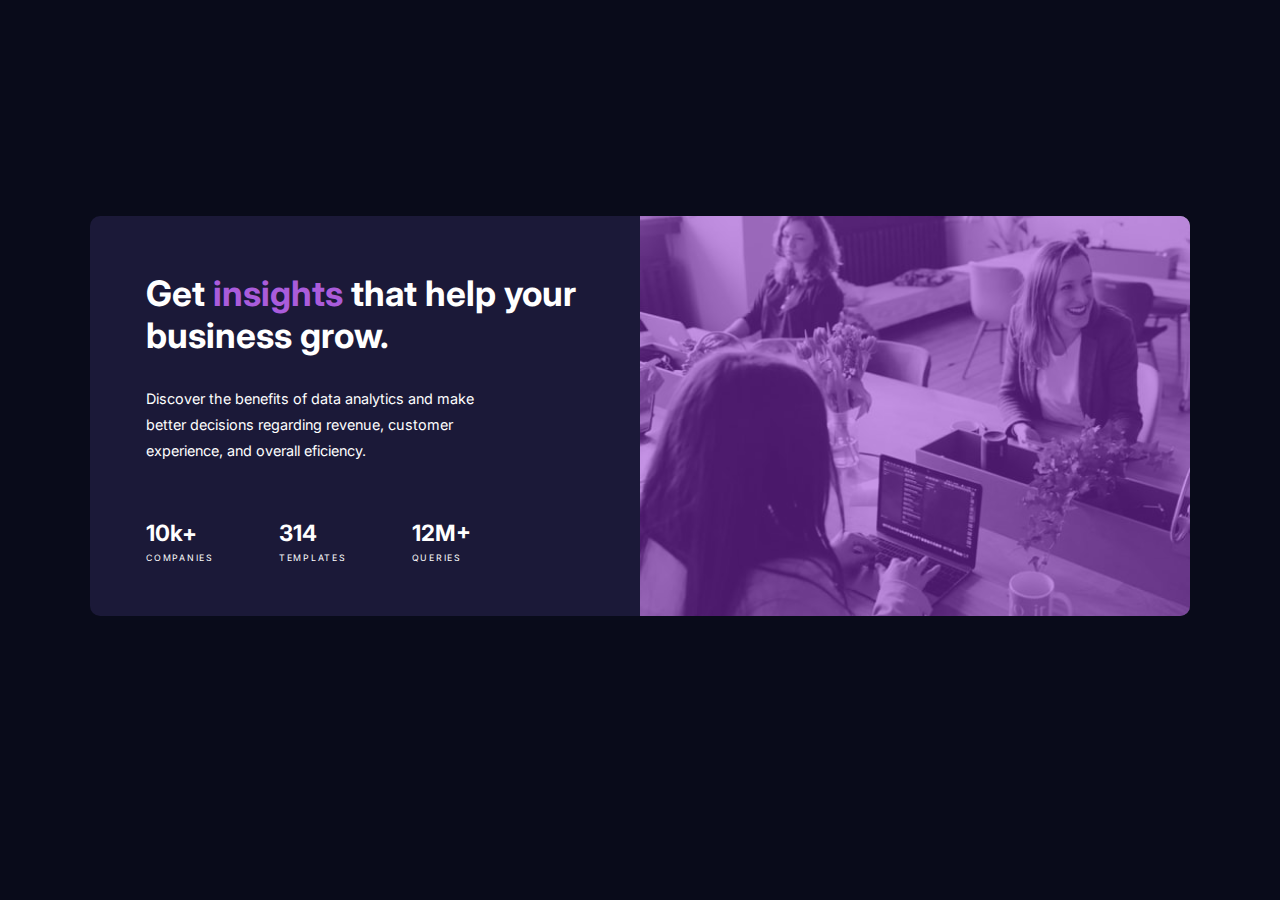
<file: 1. stats-preview-card-component/index.html>
<!DOCTYPE html>
<html lang="en">

<head>
    <meta charset="UTF-8">
    <meta http-equiv="X-UA-Compatible" content="IE=edge">
    <meta name="viewport" content="width=device-width, initial-scale=1.0">
    <!-- Global CSS -->
    <link rel="stylesheet" href="./global.css">

    <title>Frontend Mentro Challenge 1</title>
</head>

<body>

    <div class="container-card">
        <div class="left-col">
            <h1>Get <span>insights</span> that help your business grow.</h1>
            <p>Discover the benefits of data analytics and make better decisions regarding revenue, customer experience,
                and overall eficiency.</p>
            <div class="footer-card">
                <div class="companies">
                    <h2>10k+</h2>
                    <span>companies</span>
                </div>
                <div class="templates">
                    <h2>314</h2>
                    <span>templates</span>
                </div>
                <div class="queries">
                    <h2>12M+</h2>
                    <span>queries</span>
                </div>
            </div>
        </div>
        <div class="right-col"></div>
    </div>

</body>

</html>
</file>
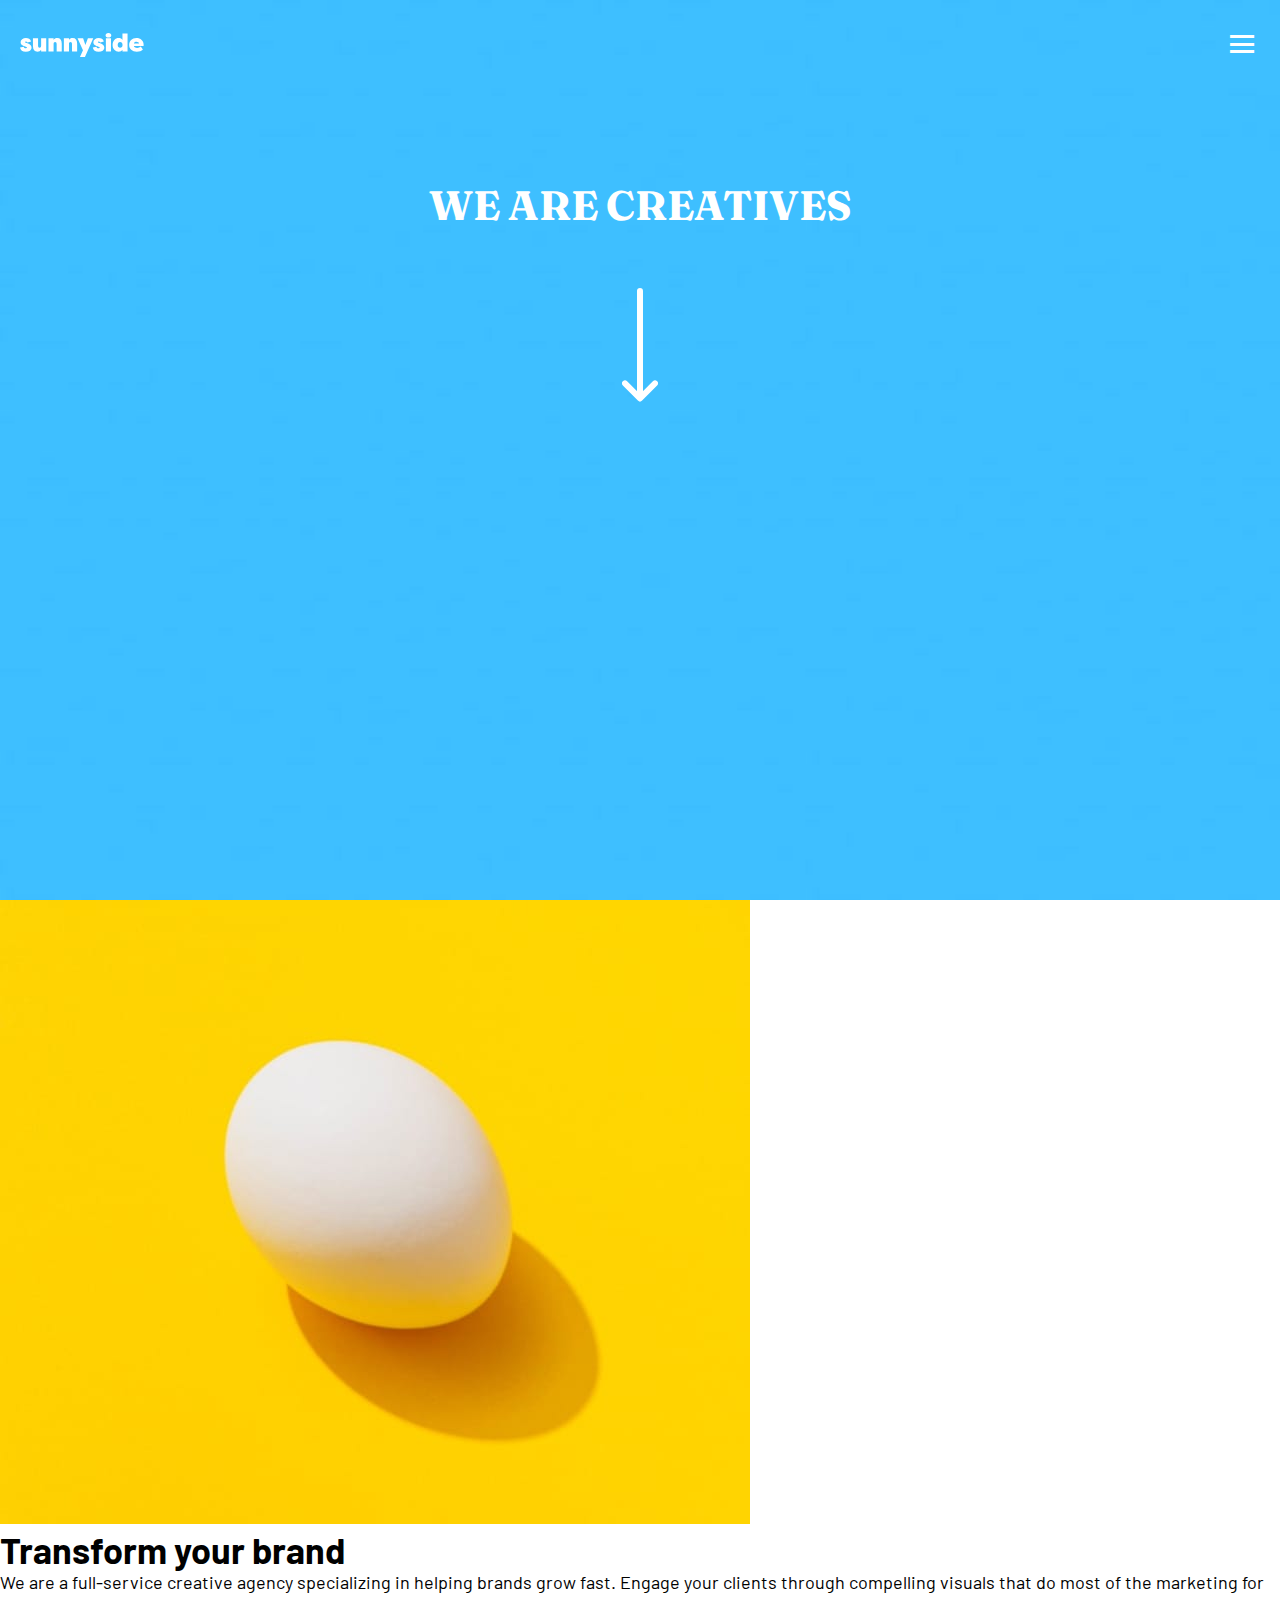
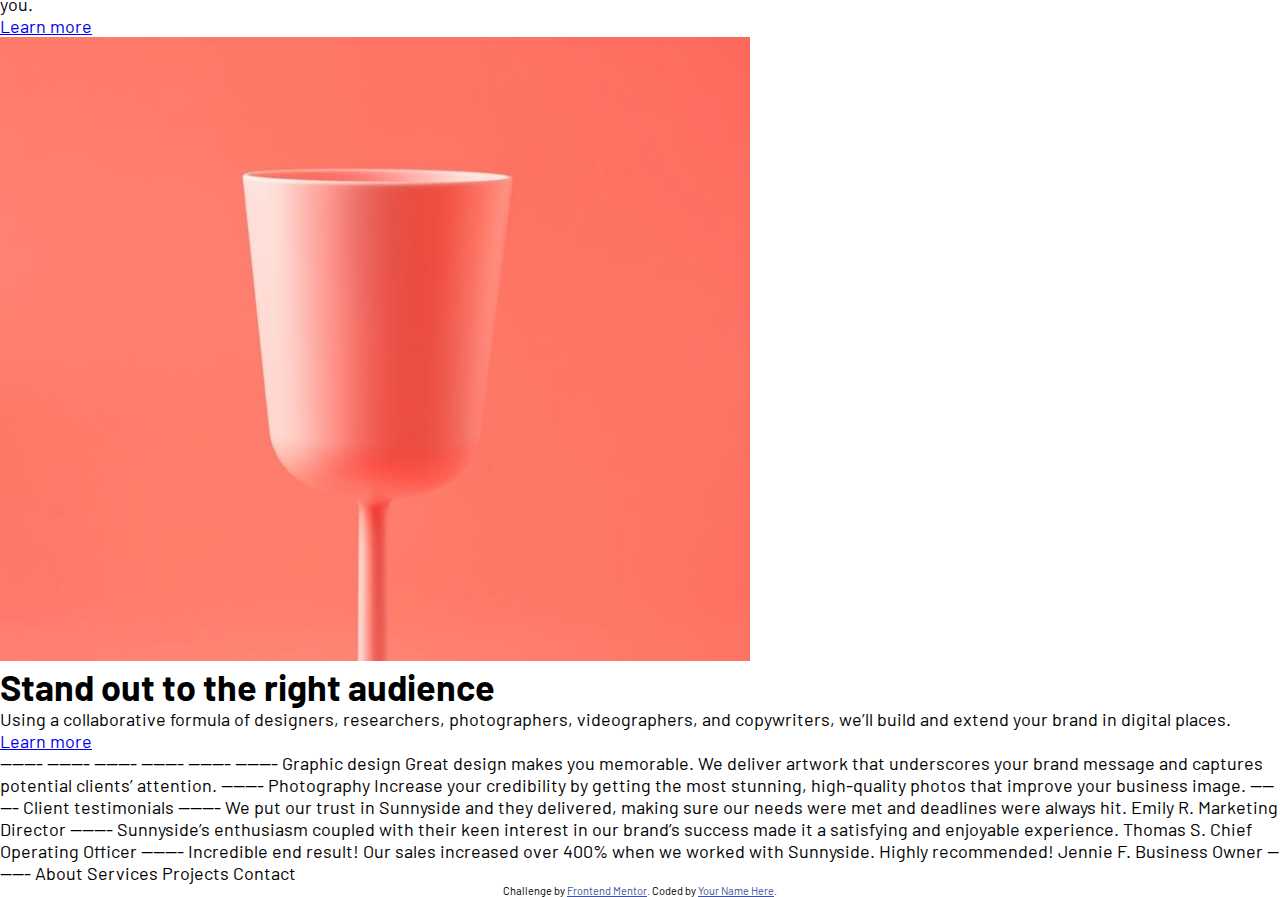
<file: 11. sunnyside-agency-landing-page-main/index.html>
<!DOCTYPE html>
<html lang="en">
  <head>
    <meta charset="UTF-8" />
    <meta name="viewport" content="width=device-width, initial-scale=1.0" />
    <!-- displays site properly based on user's device -->

    <link
      rel="icon"
      type="image/png"
      sizes="32x32"
      href="./images/favicon-32x32.png"
    />
    <link rel="stylesheet" href="./style/global.css" />
    <link rel="stylesheet" href="./style/landing.css" />
    <!-- Box icons -->
    <link
      href="https://unpkg.com/boxicons@2.0.7/css/boxicons.min.css"
      rel="stylesheet"
    />

    <title>Frontend Mentor | Sunnyside agency landing page</title>

    <!-- Feel free to remove these styles or customise in your own stylesheet 👍 -->
    <style>
      .attribution {
        font-size: 11px;
        text-align: center;
      }
      .attribution a {
        color: hsl(228, 45%, 44%);
      }
    </style>
  </head>
  <body>
    <nav>
      <img src="./images/logo.svg" alt="logo" />
      <ul class="navigation">
        <li><a href="#">About</a></li>
        <li><a href="#">Services</a></li>
        <li><a href="#">Projects</a></li>
        <li><a href="#">Contact</a></li>
      </ul>
      <a href="#"><i class="bx bx-menu bx-md" style="color: white"></i></a>
    </nav>
    <main>
      <div class="hero container-mb">
        <div class="hero-wrap">
          <h1>we are creatives</h1>
          <img src="./images/icon-arrow-down.svg" alt="arrow down" />
        </div>
      </div>
      <div class="brand">
        <div class="img-brand">
          <img src="./images/mobile/image-transform.jpg" alt="" />
        </div>
        <div class="txt-brand">
          <h1>Transform your brand</h1>
          <p>
            We are a full-service creative agency specializing in helping brands
            grow fast. Engage your clients through compelling visuals that do
            most of the marketing for you.
          </p>
          <a href="#">Learn more</a>
        </div>
      </div>
      <div class="audience">
        <div class="img-audience">
          <img src="./images/mobile/image-stand-out.jpg" alt="" />
        </div>
        <div class="txt-audience">
          <h1>Stand out to the right audience</h1>
          <p>
            Using a collaborative formula of designers, researchers,
            photographers, videographers, and copywriters, we’ll build and
            extend your brand in digital places.
          </p>
          <a href="#">Learn more</a>
        </div>
      </div>
      <div class="graphic-design"></div>
      <div class="photography"></div>
      <div class="client"></div>
      <div class="img-gallery"></div>
    </main>
    <footer></footer>
    ------- ------- ------- ------- ------- ------- Graphic design Great design
    makes you memorable. We deliver artwork that underscores your brand message
    and captures potential clients’ attention. ------- Photography Increase your
    credibility by getting the most stunning, high-quality photos that improve
    your business image. ------- Client testimonials ------- We put our trust in
    Sunnyside and they delivered, making sure our needs were met and deadlines
    were always hit. Emily R. Marketing Director ------- Sunnyside’s enthusiasm
    coupled with their keen interest in our brand’s success made it a satisfying
    and enjoyable experience. Thomas S. Chief Operating Officer -------
    Incredible end result! Our sales increased over 400% when we worked with
    Sunnyside. Highly recommended! Jennie F. Business Owner ------- About
    Services Projects Contact

    <div class="attribution">
      Challenge by
      <a href="https://www.frontendmentor.io?ref=challenge" target="_blank"
        >Frontend Mentor</a
      >. Coded by <a href="#">Your Name Here</a>.
    </div>
  </body>
</html>
</file>
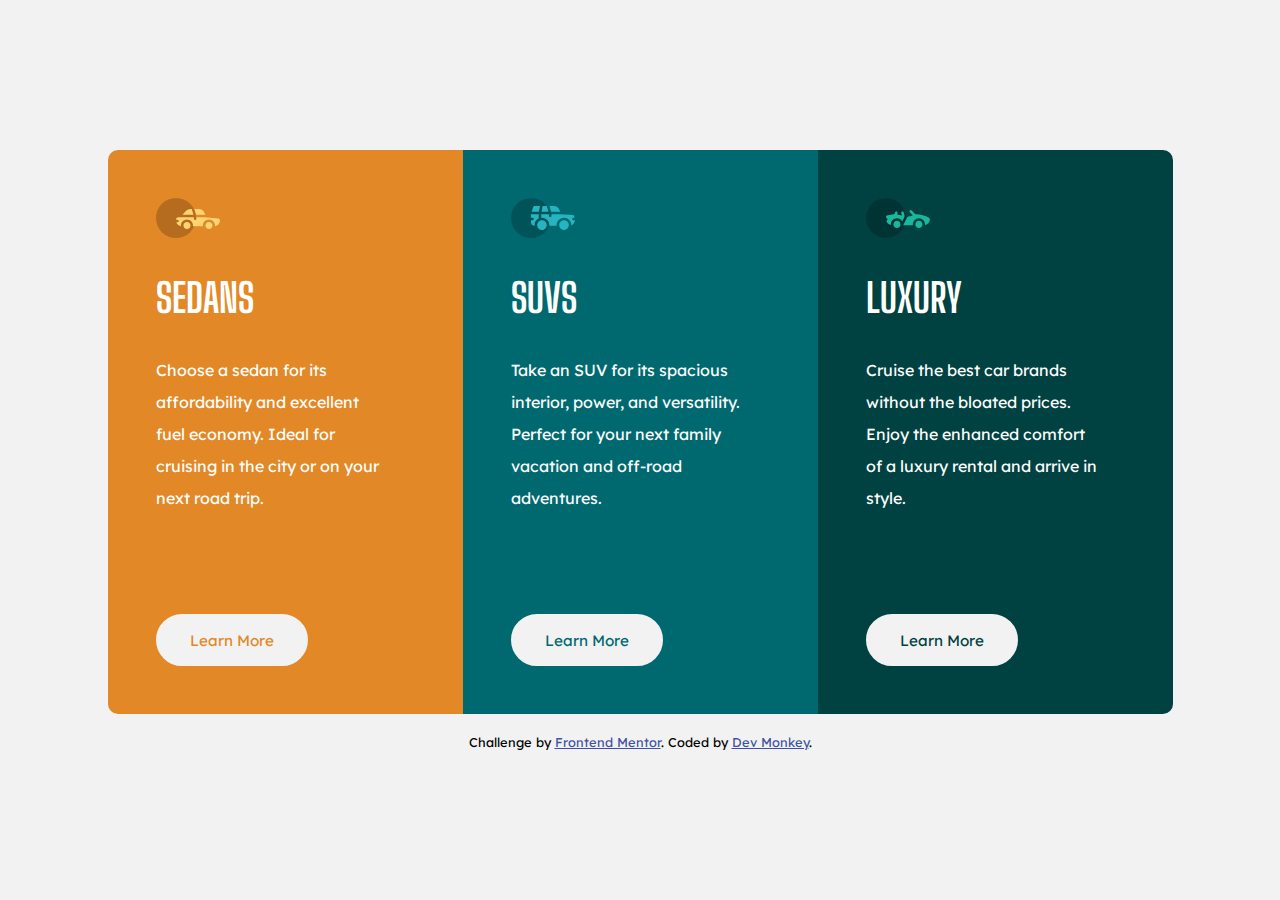
<file: 2. 3-column-preview-card-component-main/index.html>
<!DOCTYPE html>
<html lang="en">

<head>
  <meta charset="UTF-8">
  <meta name="viewport" content="width=device-width, initial-scale=1.0">
  <!-- displays site properly based on user's device -->
  <link rel="icon" type="image/png" sizes="32x32" href="./images/favicon-32x32.png">
  <title>Frontend Mentor | 3-column preview card component</title>
  <!-- CSS -->
  <link rel="stylesheet" href="./css/global.css">
  <!-- Feel free to remove these styles or customise in your own stylesheet 👍 -->
  <style>
    .attribution {
      font-size: 0.8rem;
      text-align: center;
      margin-top: 20px;
    }

    .attribution a {
      color: hsl(228, 45%, 44%);

    }
  </style>
</head>

<body>

  <div class="container">
    <div class="sedan">
      <img src="./images/icon-sedans.svg" alt="">
      <h1 class="title">Sedans</h1>
      <p class="txt">Choose a sedan for its affordability and excellent fuel economy. Ideal for cruising in the city
        or on your next road trip.</p>
      <button href="#">Learn More</button>
    </div>
    <div class="suv">
      <img src="./images/icon-suvs.svg" alt="">
      <h1 class="title">Suvs</h1>
      <p class="txt">Take an SUV for its spacious interior, power, and versatility. Perfect for your next family
        vacation and off-road adventures.</p>
      <button href="#">Learn More</button>
    </div>
    <div class="luxury">
      <img src="./images/icon-luxury.svg" alt="">
      <h1 class="title">Luxury</h1>
      <p class="txt">Cruise the best car brands without the bloated prices. Enjoy the enhanced comfort of a luxury
        rental and arrive in style.</p>
      <button href="#">Learn More</button>
    </div>
  </div>


  <div class="attribution">
    Challenge by <a href="https://www.frontendmentor.io?ref=challenge" target="_blank">Frontend Mentor</a>.
    Coded by <a href="#">Dev Monkey</a>.
  </div>
</body>

</html>
</file>
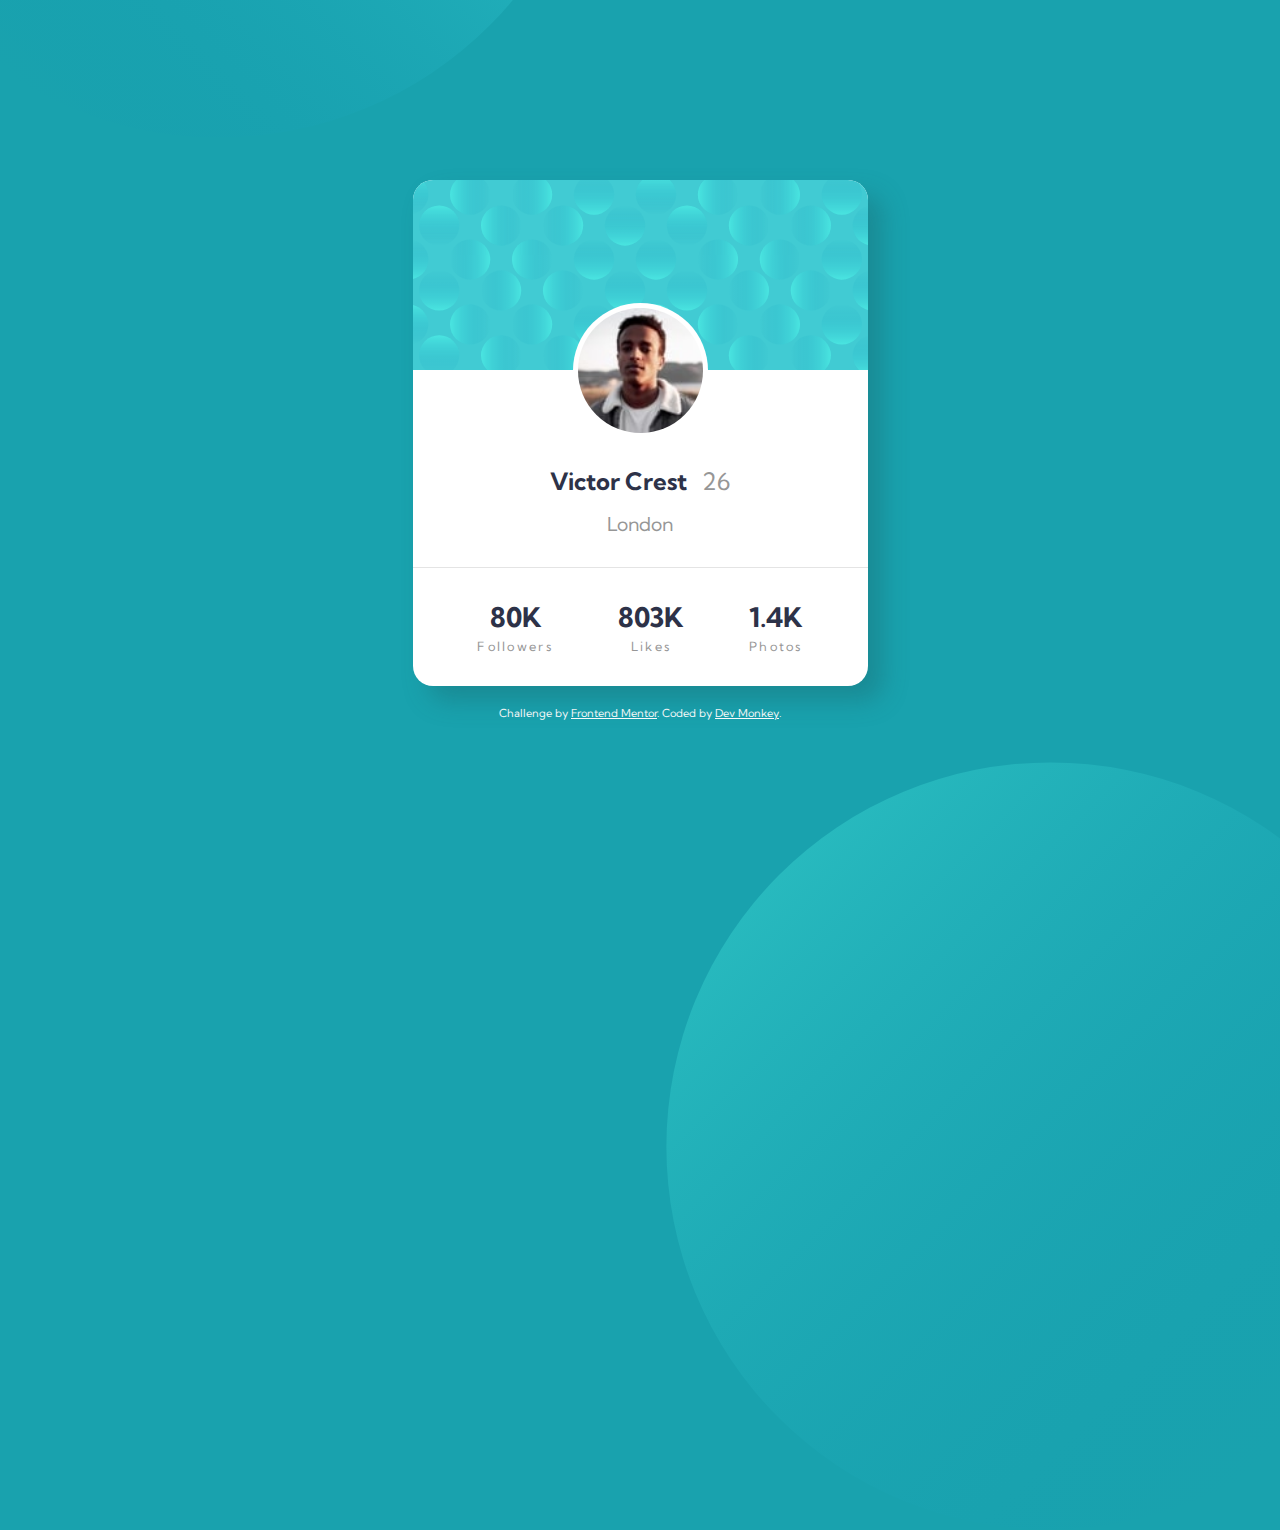
<file: 3. profile-card-component-main/index.html>
<!DOCTYPE html>
<html lang="en">

<head>
  <meta charset="UTF-8">
  <meta name="viewport" content="width=device-width, initial-scale=1.0">
  <!-- displays site properly based on user's device -->

  <link rel="icon" type="image/png" sizes="32x32" href="./images/favicon-32x32.png">

  <link rel="stylesheet" href="./css/main.css">

  <title>Frontend Mentor | Profile card component</title>

  <!-- Feel free to remove these styles or customise in your own stylesheet 👍 -->
  <style>
    .attribution,
    .attribution a {
      font-size: 11px;
      text-align: center;
      color: white;
    }
  </style>
</head>

<body>

  <img src="./images/bg-pattern-top.svg" alt="Top" class="img-top">
  <img src="./images/bg-pattern-bottom.svg" alt="Bottom" class="img-bottom">

  <main>
    <!-- Top -->
    <div class="top">
      <div class="image__bg">
        <img src="./images/image-victor.jpg" alt="Profile Photo" class="img__profile">
      </div>
    </div>

    <!-- Bottom -->
    <div class="bottom">
      <div class="name__section">
        <h2>Victor Crest</h2>
        <p>26</p>
      </div>
      <p class="city">London</p>
      <div class="social__media">
        <div class="social__card">
          <h2 class="card__title">80k</h2>
          <p class="content__card">Followers</p>
        </div>
        <div class="social__card">
          <h2 class="card__title">803k</h2>
          <p class="content__card">Likes</p>
        </div>
        <div class="social__card">
          <h2 class="card__title">1.4k</h2>
          <p class="content__card">Photos</p>
        </div>
      </div>
    </div>
  </main>


  <footer>
    <div class="attribution">
      Challenge by <a href="https://www.frontendmentor.io?ref=challenge" target="_blank">Frontend Mentor</a>.
      Coded by <a href="#">Dev Monkey</a>.
    </div>
  </footer>
</body>

</html>
</file>
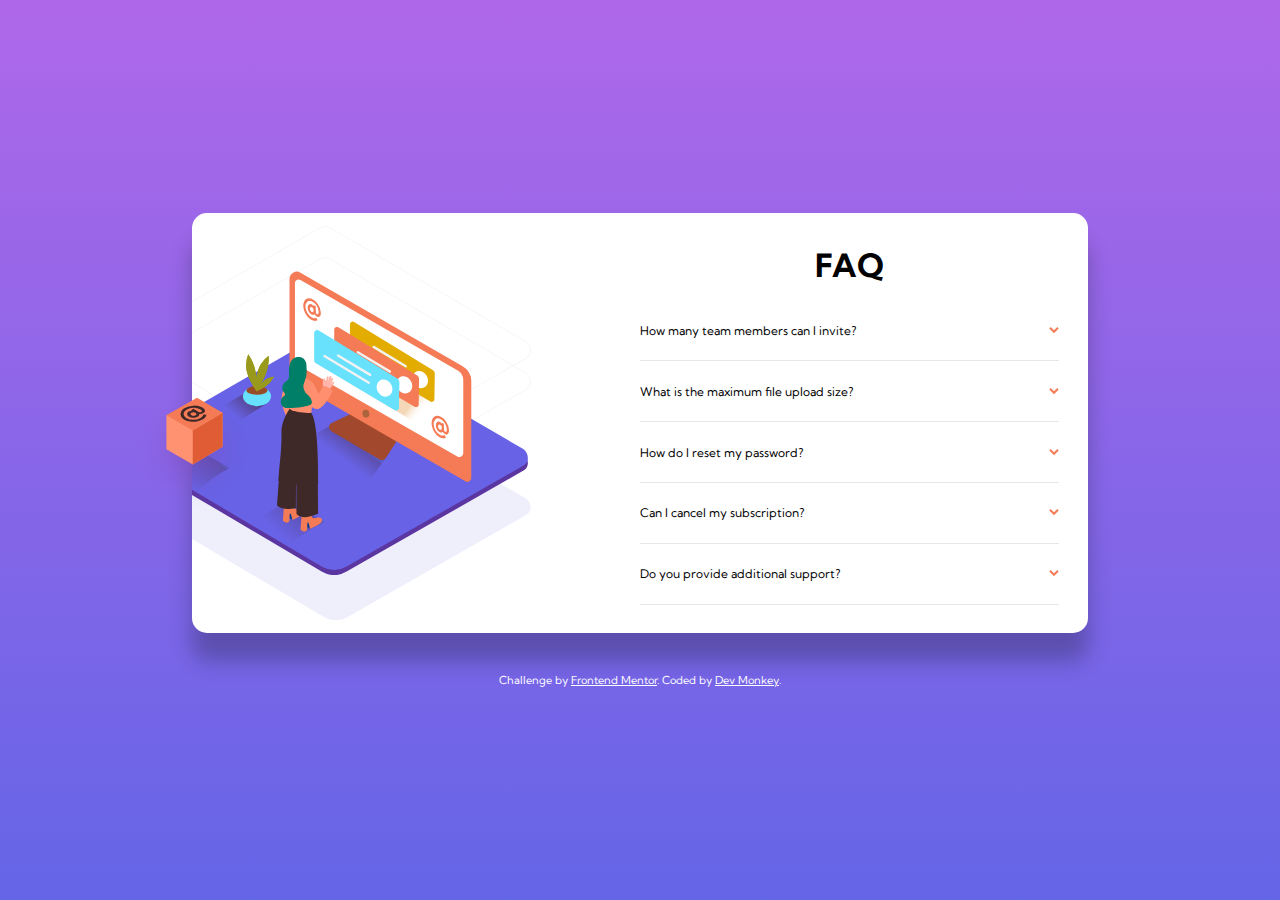
<file: 4. faq-accordion-card-main/index.html>
<!DOCTYPE html>
<html lang="en">

<head>
  <meta charset="UTF-8">
  <meta name="viewport" content="width=device-width, initial-scale=1.0">
  <!-- displays site properly based on user's device -->

  <link rel="icon" type="image/png" sizes="32x32" href="./images/favicon-32x32.png">
  <!-- CSS -->
  <link rel="stylesheet" href="./style.css">

  <title>Frontend Mentor | FAQ Accordion Card</title>

  <!-- Feel free to remove these styles or customise in your own stylesheet 👍 -->
  <style>
    .attribution {
      font-size: 11px;
      text-align: center;
      color: white;
      margin-top: 40px;
    }

    .attribution a {
      color: inherit;
    }
  </style>
</head>

<body>

  <section class="card">
    <img src="./images/illustration-box-desktop.svg" alt="Box" class="card__box">
    <div class="card__image">
      <img src="./images/illustration-woman-online-desktop.svg" alt="Woman">
    </div>
    <div class="card__content">
      <h2>FAQ</h2>
      <div class="accordion">
        <div class="accordion__item">
          <div class="accordion__question">
            <p>How many team members can I invite?</p>
            <svg width="10" height="7" xmlns="http://www.w3.org/2000/svg">
              <path d="M1 .799l4 4 4-4" stroke="#F47B56" stroke-width="2" fill="none" fill-rule="evenodd" />
            </svg>
          </div>
          <div class="accordion__collapse">
            <div class="accordion__content">
              You can invite up to 2 additional users on the Free plan. There is no limit on team members for the
              Premium plan.
            </div>
          </div>
        </div>
        <div class="accordion__item">
          <div class="accordion__question">
            <p>What is the maximum file upload size?</p>
            <svg width="10" height="7" xmlns="http://www.w3.org/2000/svg">
              <path d="M1 .799l4 4 4-4" stroke="#F47B56" stroke-width="2" fill="none" fill-rule="evenodd" />
            </svg>
          </div>
          <div class="accordion__collapse">
            <div class="accordion__content">
              No more than 2GB. All files in your account must fit your allotted storage space.
            </div>
          </div>
        </div>
        <div class="accordion__item">
          <div class="accordion__question">
            <p>How do I reset my password?</p>
            <svg width="10" height="7" xmlns="http://www.w3.org/2000/svg">
              <path d="M1 .799l4 4 4-4" stroke="#F47B56" stroke-width="2" fill="none" fill-rule="evenodd" />
            </svg>
          </div>
          <div class="accordion__collapse">
            <div class="accordion__content">
              Click “Forgot password” from the login page or “Change password” from your profile page. A reset link will
              be emailed to you.
            </div>
          </div>
        </div>
        <div class="accordion__item">
          <div class="accordion__question">
            <p>Can I cancel my subscription?</p>
            <svg width="10" height="7" xmlns="http://www.w3.org/2000/svg">
              <path d="M1 .799l4 4 4-4" stroke="#F47B56" stroke-width="2" fill="none" fill-rule="evenodd" />
            </svg>
          </div>
          <div class="accordion__collapse">
            <div class="accordion__content">
              Yes! Send us a message and we’ll process your request no questions asked.
            </div>
          </div>
        </div>
        <div class="accordion__item">
          <div class="accordion__question">
            <p>Do you provide additional support?</p>
            <svg width="10" height="7" xmlns="http://www.w3.org/2000/svg">
              <path d="M1 .799l4 4 4-4" stroke="#F47B56" stroke-width="2" fill="none" fill-rule="evenodd" />
            </svg>
          </div>
          <div class="accordion__collapse">
            <div class="accordion__content">
              Chat and email support is available 24/7. Phone lines are open during normal business hours.
            </div>
          </div>
        </div>
      </div>
    </div>
  </section>

  <section>
    <div class="attribution">
      Challenge by <a href="https://www.frontendmentor.io?ref=challenge" target="_blank">Frontend Mentor</a>.
      Coded by <a href="#">Dev Monkey</a>.
    </div>
  </section>

  <script type="text/javascript">
    const accordion = document.getElementsByClassName('accordion__item');

    for (i = 0; i < accordion.length; i++) {
      accordion[i].addEventListener('click', function () {
        this.classList.toggle('active');
      })
    }
  </script>
</body>

</html>
</file>
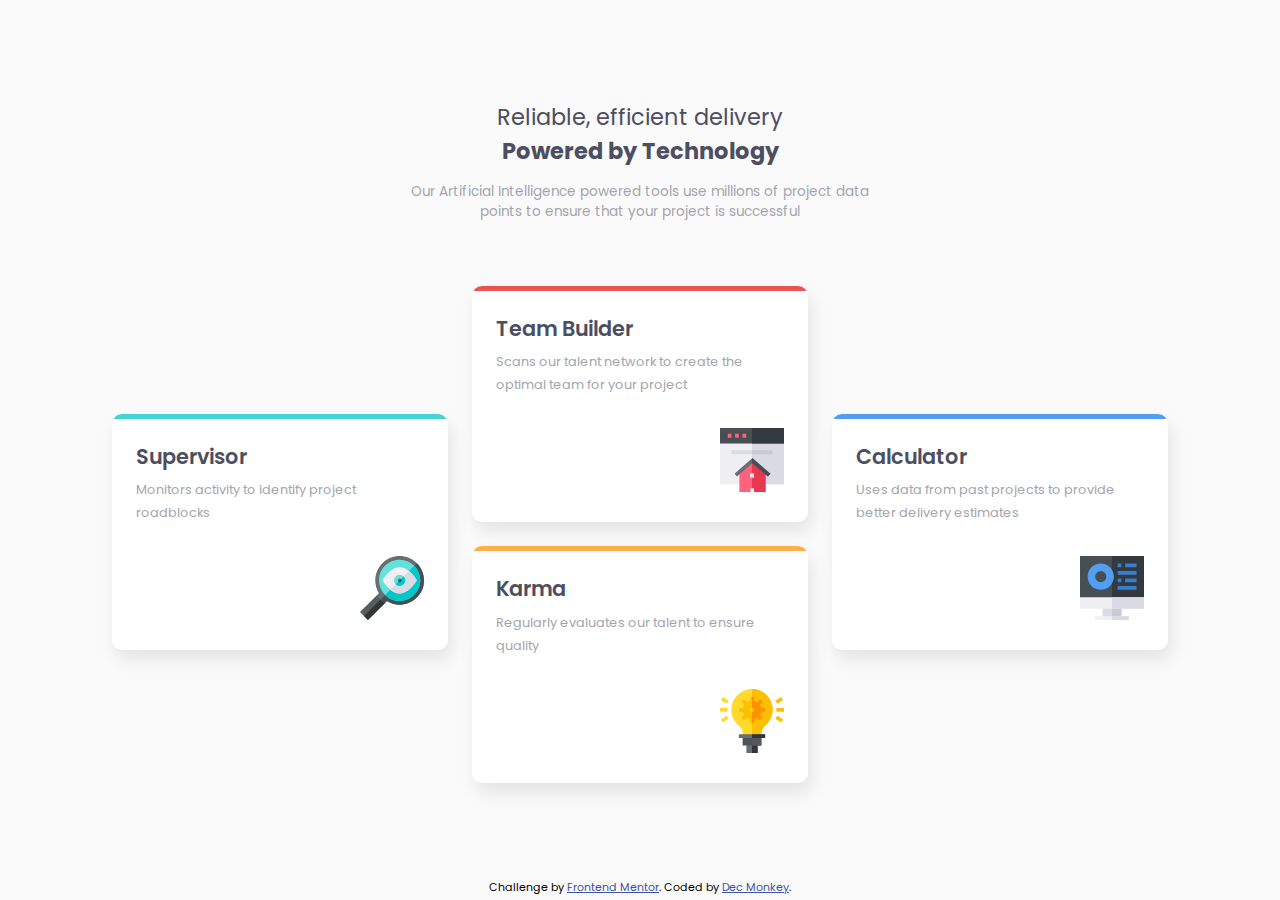
<file: 5. four-card-feature-section-master/index.html>
<!DOCTYPE html>
<html lang="en">
  <head>
    <meta charset="UTF-8" />
    <meta name="viewport" content="width=device-width, initial-scale=1.0" />
    <!-- displays site properly based on user's device -->

    <link
      rel="icon"
      type="image/png"
      sizes="32x32"
      href="./images/favicon-32x32.png"
    />
    <!-- CSS -->
    <link rel="stylesheet" href="./sass/index.css" />

    <title>Frontend Mentor | Four card feature section</title>

    <!-- Feel free to remove these styles or customise in your own stylesheet 👍 -->
    <style>
      .attribution {
        font-size: 11px;
        text-align: center;
      }

      .attribution a {
        color: hsl(228, 45%, 44%);
      }
    </style>
  </head>

  <body>
    <main>
      <header>
        <h1>Reliable, efficient delivery</h1>
        <h2>Powered by Technology</h2>
        <p>
          Our Artificial Intelligence powered tools use millions of project data
          points to ensure that your project is successful
        </p>
      </header>

      <div class="content">
        <div class="container__card">
          <p class="title__card">Supervisor</p>
          <p class="content__card">
            Monitors activity to identify project roadblocks
          </p>
          <div class="icon__card">
            <svg xmlns="http://www.w3.org/2000/svg" width="64" height="64">
              <g fill="none">
                <path
                  fill="#676E74"
                  d="M56.842 7.158c-9.526-9.563-24.902-9.525-34.428 0-8.025 8.026-9.45 20.44-3.525 30.003l-2.513 2.55-1.356 6.144 4.214 4.214 5.093-2.408 2.512-2.55a24.254 24.254 0 0030.003-3.525c9.563-9.526 9.525-24.902 0-34.428z"
                />
                <path
                  fill="#474F54"
                  d="M24.327 47.661l2.512-2.55a24.254 24.254 0 0030.003-3.525c9.563-9.526 9.525-24.902 0-34.428l-40.26 40.26 2.652 2.651 5.093-2.408z"
                />
                <path
                  fill="#64E1DC"
                  d="M54.213 9.787a20.56 20.56 0 00-14.585-6.041C28.236 3.746 19 12.98 19 24.372a20.564 20.564 0 006.041 14.586 20.564 20.564 0 0014.586 6.04c11.392 0 20.626-9.234 20.626-20.626a20.56 20.56 0 00-6.041-14.585z"
                />
                <path
                  fill="#00C8C8"
                  d="M60.254 24.372a20.56 20.56 0 00-6.041-14.585l-29.17 29.17A20.564 20.564 0 0039.627 45c11.392 0 20.626-9.235 20.626-20.627z"
                />
                <path
                  fill="#EFEFF4"
                  d="M56.239 23.41c-.184-.307-2.98-4.914-7.281-8.368-2.63-2.113-5.822-3.796-9.33-3.796-9.242 0-16.314 11.669-16.61 12.165l-.576.961.575.961c.184.309 2.98 4.916 7.28 8.37 2.631 2.112 5.823 3.795 9.33 3.795 9.243 0 16.315-11.668 16.612-12.165l.574-.96-.574-.962z"
                />
                <path
                  fill="#DADAE5"
                  d="M56.239 25.333l.574-.96-.574-.962c-.184-.308-2.98-4.915-7.281-8.369l-18.66 18.66c2.63 2.113 5.822 3.796 9.33 3.796 9.242 0 16.314-11.668 16.61-12.165z"
                />
                <path
                  fill="#64E1DC"
                  d="M43.604 20.396a5.607 5.607 0 00-3.976-1.65 5.632 5.632 0 00-5.626 5.626c0 1.551.631 2.958 1.65 3.976a5.609 5.609 0 003.976 1.65 5.632 5.632 0 005.625-5.626c0-1.55-.63-2.957-1.649-3.976z"
                />
                <path
                  fill="#00C8C8"
                  d="M45.253 24.372c0-1.55-.63-2.957-1.649-3.976l-7.952 7.952a5.608 5.608 0 003.976 1.65 5.632 5.632 0 005.625-5.626z"
                />
                <path
                  fill="#676E74"
                  d="M40.954 23.046a1.876 1.876 0 10-1.326 3.2 1.876 1.876 0 001.326-3.2z"
                />
                <path
                  fill="#474F54"
                  d="M41.503 24.372c0-.517-.21-.986-.55-1.326l-2.65 2.652a1.876 1.876 0 003.2-1.326z"
                />
                <path
                  fill="#575C60"
                  d="M20.333 43.667l-3.957-3.957L0 56.049l3.975 3.976L7.951 64l16.376-16.339z"
                />
                <path
                  fill="#333637"
                  d="M24.327 47.661l-3.994-3.994L3.975 60.025 7.951 64z"
                />
              </g>
            </svg>
          </div>
        </div>
        <div class="container__card">
          <p class="title__card">Team Builder</p>
          <p class="content__card">
            Scans our talent network to create the optimal team for your project
          </p>
          <div class="icon__card">
            <svg xmlns="http://www.w3.org/2000/svg" width="64" height="64">
              <g fill="none">
                <path
                  fill="#EFEFF4"
                  d="M64 14.454v41.788H0V14.454l3.75-3.787h56.5z"
                />
                <path fill="#DADAE5" d="M64 14.454v41.788H32V10.667h28.25z" />
                <path fill="#474F54" d="M0 0h64v15.515H0z" />
                <path fill="#32393F" d="M32 0h32v15.515H32z" />
                <g fill="#FF637B">
                  <path
                    d="M7.758 5.818h3.685v3.879H7.758zM15.128 5.818h3.685v3.879h-3.685zM22.497 5.818h3.685v3.879h-3.685z"
                  />
                </g>
                <path
                  fill="#FF637B"
                  d="M45.576 42.245V64H34.355v-3.71h-3.74V64H19.394V42.245l11.37-9.275h3.105z"
                />
                <path fill="#DADAE5" d="M11.636 22.303h41.697v3.879H11.636z" />
                <path fill="#C9C9D3" d="M32 22.303h20.364v3.879H32z" />
                <path
                  fill="#E63950"
                  d="M45.576 42.245V64H33.939v-3.71H32V32.97h1.435z"
                />
                <path fill="#EFEFF4" d="M30.061 45.576h3.878v3.879h-3.878z" />
                <path fill="#DADAE5" d="M32 45.576h1.939v3.879H32z" />
                <path
                  fill="#676E74"
                  d="M50.424 45.779l-2.452 2.706-15.487-13.526-15.488 13.526-2.452-2.706 17.94-15.718z"
                />
                <path
                  fill="#474F54"
                  d="M32 30.061l18.424 15.718-2.518 2.706L32 34.959z"
                />
              </g>
            </svg>
          </div>
        </div>
        <div class="container__card">
          <p class="title__card">Karma</p>
          <p class="content__card">
            Regularly evaluates our talent to ensure quality
          </p>
          <div class="icon__card">
            <svg xmlns="http://www.w3.org/2000/svg" width="64" height="64">
              <g fill="none">
                <path fill="#676E74" d="M26.375 52.625h11.25V64h-11.25z" />
                <path fill="#333637" d="M32 52.625h5.625V64H32z" />
                <path fill="#4C545A" d="M22.625 47h18.75v9.375h-18.75z" />
                <path fill="#52585C" d="M32 47h9.375v9.375H32z" />
                <path
                  fill="#FFDA2D"
                  d="M45.012 36.725c-2.325 1.913-3.637 4.612-3.637 7.425V47h-18.75v-2.85c0-2.85-1.238-5.512-3.3-7.125-5.062-3.938-7.95-9.862-7.95-16.275a20.585 20.585 0 017.613-16.013C22.7 1.737 27.238 0 32 0c1.462 0 2.962.15 4.425.45 8.1 1.688 14.475 8.45 15.9 16.663 1.275 7.5-1.425 14.85-7.313 19.612z"
                />
                <path
                  fill="#FDBF00"
                  d="M45.012 36.725c-2.325 1.913-3.637 4.612-3.637 7.425V47H32V0c1.462 0 2.962.15 4.425.45 8.1 1.688 14.475 8.45 15.9 16.663 1.275 7.5-1.425 14.85-7.313 19.612z"
                />
                <path fill="#676E74" d="M18.875 45.125h26.25v3.75h-26.25z" />
                <path
                  fill="#FF9100"
                  d="M39.956 10.143l2.651 2.651-3.979 3.978-2.651-2.651z"
                />
                <path
                  fill="#FDBF00"
                  d="M25.372 24.727l2.651 2.651-3.979 3.979-2.651-2.651zM30.125 28.25h3.75v5.625h-3.75z"
                />
                <path
                  fill="#FF9100"
                  d="M38.628 24.727l3.979 3.979-2.651 2.651-3.979-3.979zM39.5 18.875h5.625v3.75H39.5z"
                />
                <path
                  fill="#FDBF00"
                  d="M24.044 10.143l3.979 3.979-2.651 2.65-3.979-3.978zM18.875 18.875H24.5v3.75h-5.625zM30.125 7.625h3.75v5.625h-3.75z"
                />
                <g fill="#FFDA2D">
                  <path
                    d="M0 18.875h7.625v3.75H0zM6.585 14.81l-5.75-3.75 2.08-3.12 5.75 3.75zM2.915 33.56l-2.08-3.12 5.75-3.75 2.08 3.12z"
                  />
                </g>
                <path
                  fill="#FDBF00"
                  d="M56.375 18.875H64v3.75h-7.625zM61.085 33.56l-5.75-3.75 2.08-3.12 5.75 3.75zM57.415 14.81l-2.08-3.12 5.75-3.75 2.08 3.12z"
                />
                <path
                  fill="#FF9100"
                  d="M32 7.625h1.875v5.625H32zM32 28.25h1.875v5.625H32z"
                />
                <path fill="#333637" d="M32 45.125h13.125v3.75H32z" />
                <path
                  fill="#FDBF00"
                  d="M32 11.375c-5.175 0-9.375 4.2-9.375 9.375s4.2 9.375 9.375 9.375 9.375-4.2 9.375-9.375-4.2-9.375-9.375-9.375z"
                />
                <path
                  fill="#FF9100"
                  d="M32 30.125v-18.75c5.175 0 9.375 4.2 9.375 9.375s-4.2 9.375-9.375 9.375z"
                />
                <path fill="#FFDA2D" d="M30.125 18.875h3.75v3.75h-3.75z" />
                <path fill="#FDBF00" d="M32 18.875h1.875v3.75H32z" />
              </g>
            </svg>
          </div>
        </div>
        <div class="container__card">
          <p class="title__card">Calculator</p>
          <p class="content__card">
            Uses data from past projects to provide better delivery estimates
          </p>
          <div class="icon__card">
            <svg xmlns="http://www.w3.org/2000/svg" width="64" height="64">
              <g fill="none">
                <path
                  fill="#474F54"
                  d="M64 0v41.25l-3.75 3.875H3.75L0 41.25V0z"
                />
                <path fill="#32393F" d="M64 0v41.25l-3.75 3.875H32V0z" />
                <path fill="#DADAE5" d="M22.625 50.875h18.75v11.25h-18.75z" />
                <path fill="#C9C9D3" d="M32 50.875h9.375v11.25H32z" />
                <path fill="#EFEFF4" d="M0 41.25h64v11.5H0z" />
                <path fill="#DADAE5" d="M32 41.25h32v11.5H32z" />
                <path fill="#EFEFF4" d="M15.125 60.25h33.75V64h-33.75z" />
                <path fill="#DADAE5" d="M32 60.25h16.875V64H32z" />
                <path
                  fill="#549EF2"
                  d="M20.75 7.5c-7.236 0-13.125 5.889-13.125 13.125S13.514 33.75 20.75 33.75s13.125-5.889 13.125-13.125S27.986 7.5 20.75 7.5zm0 18.75a5.631 5.631 0 01-5.625-5.625A5.631 5.631 0 0120.75 15a5.631 5.631 0 015.625 5.625 5.631 5.631 0 01-5.625 5.625z"
                />
                <g fill="#377FD2">
                  <path
                    d="M45.125 7.5H56.5v3.75H45.125zM37.625 7.5h3.75v3.75h-3.75zM45.125 22.5H56.5v3.75H45.125zM37.625 22.5h3.75v3.75h-3.75zM37.625 15H56.5v3.75H37.625zM37.625 30H56.5v3.75H37.625z"
                  />
                </g>
              </g>
            </svg>
          </div>
        </div>
      </div>
    </main>

    <footer>
      <p class="attribution">
        Challenge by
        <a href="https://www.frontendmentor.io?ref=challenge" target="_blank"
          >Frontend Mentor</a
        >. Coded by <a href="#">Dec Monkey</a>.
      </p>
    </footer>
  </body>
</html>
</file>
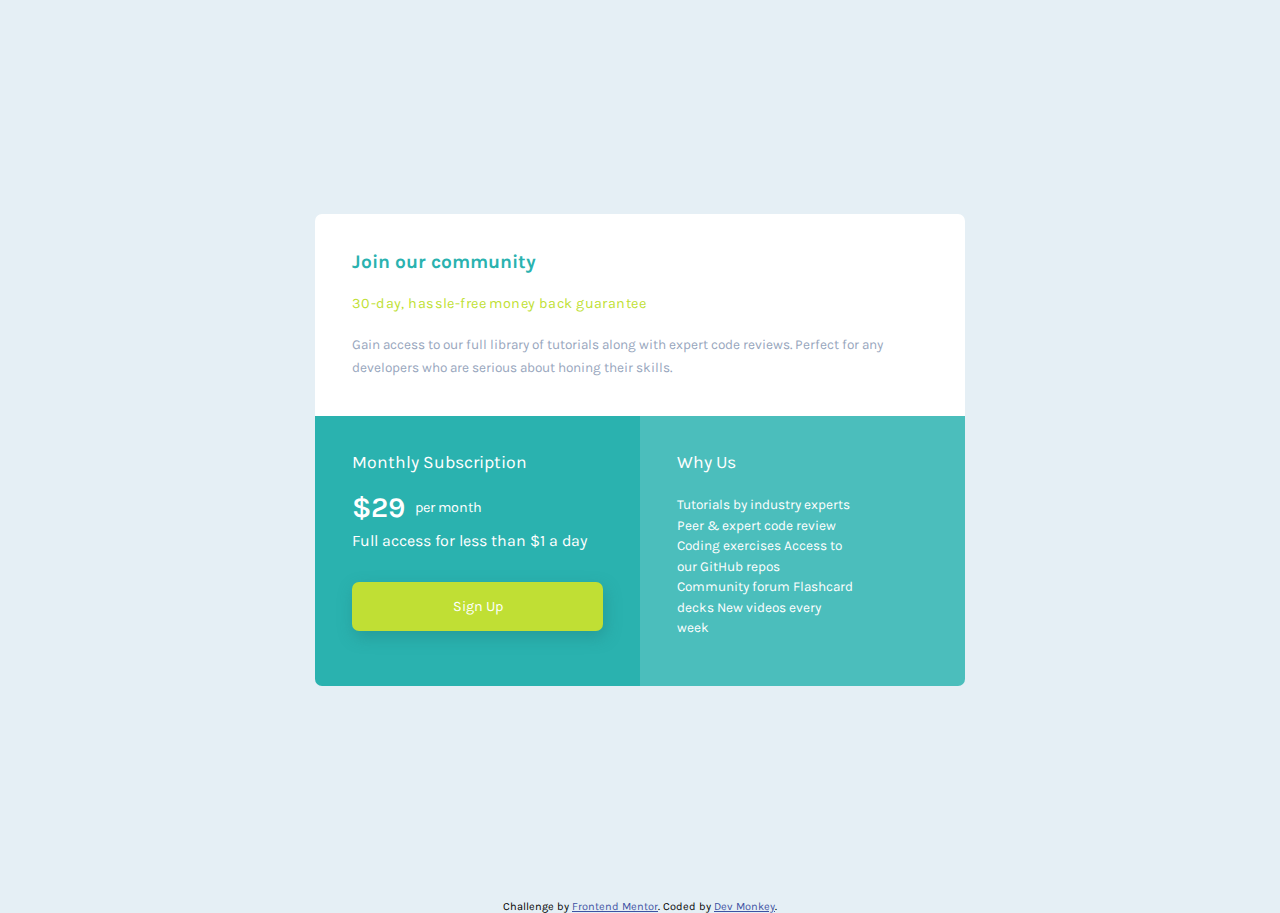
<file: 6. single-price-grid-component-master/index.html>
<!DOCTYPE html>
<html lang="en">
  <head>
    <meta charset="UTF-8" />
    <meta name="viewport" content="width=device-width, initial-scale=1.0" />
    <!-- displays site properly based on user's device -->

    <link
      rel="icon"
      type="image/png"
      sizes="32x32"
      href="./images/favicon-32x32.png"
    />
    <link rel="stylesheet" href="./sass/index.css" />

    <title>Frontend Mentor | Single Price Grid Component</title>

    <!-- Feel free to remove these styles or customise in your own stylesheet 👍 -->
    <style>
      .attribution {
        font-size: 11px;
        text-align: center;
      }
      .attribution a {
        color: hsl(228, 45%, 44%);
      }
    </style>
  </head>
  <body>
    <main>
      <div class="container__card">
        <div class="content">
          <h1>Join our community</h1>
          <p>30-day, hassle-free money back guarantee</p>
          <span
            >Gain access to our full library of tutorials along with expert code
            reviews. Perfect for any developers who are serious about honing
            their skills.
          </span>
        </div>
        <div class="price">
          <h2 class="title">Monthly Subscription</h2>
          <p class="price__month"><span>&dollar;29</span> per month</p>
          <p class="price__content">
            Full access for less than &dollar;1 a day
          </p>
          <a href="#">Sign Up</a>
        </div>
        <div class="why">
          <h2 class="title">Why Us</h2>
          <p>
            Tutorials by industry experts Peer &amp; expert code review Coding
            exercises Access to our GitHub repos Community forum Flashcard decks
            New videos every week
          </p>
        </div>
      </div>
    </main>

    <footer>
      <p class="attribution">
        Challenge by
        <a href="https://www.frontendmentor.io?ref=challenge" target="_blank">
          Frontend Mentor</a
        >. Coded by <a href="#">Dev Monkey</a>.
      </p>
    </footer>
  </body>
</html>
</file>
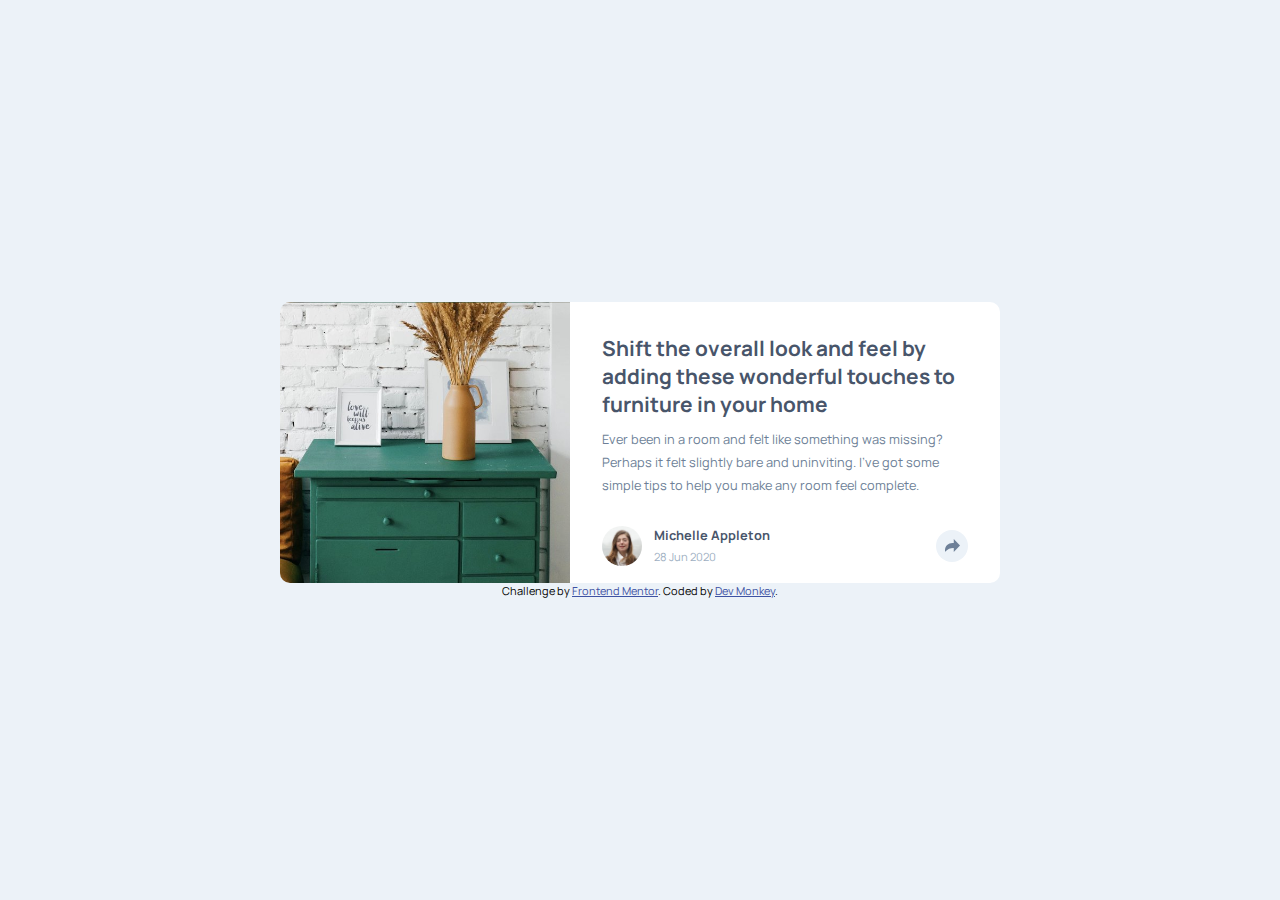
<file: 7. article-preview-component-master/index.html>
<!DOCTYPE html>
<html lang="en">
  <head>
    <meta charset="UTF-8" />
    <meta name="viewport" content="width=device-width, initial-scale=1.0" />
    <!-- displays site properly based on user's device -->

    <link
      rel="icon"
      type="image/png"
      sizes="32x32"
      href="./images/favicon-32x32.png"
    />
    <link rel="stylesheet" href="./sass/index.css" />

    <title>Frontend Mentor | Article preview component</title>

    <!-- Feel free to remove these styles or customise in your own stylesheet 👍 -->
    <style>
      .attribution {
        font-size: 11px;
        text-align: center;
      }
      .attribution a {
        color: hsl(228, 45%, 44%);
      }
    </style>
  </head>
  <body>
    <main>
      <div class="hero__img"></div>
      <section>
        <div class="content">
          <h1>
            Shift the overall look and feel by adding these wonderful touches to
            furniture in your home
          </h1>
          <p>
            Ever been in a room and felt like something was missing? Perhaps it
            felt slightly bare and uninviting. I’ve got some simple tips to help
            you make any room feel complete.
          </p>
        </div>
        <footer>
          <div class="author">
            <img
              src="./images/avatar-michelle.jpg"
              class="avatar"
              alt="avatar profile"
            />
            <div class="about">
              <h2>Michelle Appleton</h2>
              <time datetime="2020-05-22">28 Jun 2020</time>
            </div>
          </div>
          <div class="arrow">
            <img src="./images/icon-share.svg" alt="share" />
          </div>
          <div class="share">
            <p>SHARE</p>
            <img src="./images/icon-facebook.svg" alt="facebook" />
            <img src="./images/icon-twitter.svg" alt="twitter" />
            <img src="./images/icon-pinterest.svg" alt="pinterest" />
          </div>
        </footer>
      </section>
    </main>

    <div class="attribution">
      Challenge by
      <a href="https://www.frontendmentor.io?ref=challenge" target="_blank"
        >Frontend Mentor</a
      >. Coded by <a href="#">Dev Monkey</a>.
    </div>

    <script type="text/javascript">
      const arrowklik = document.querySelector(".arrow");
      const share = document.querySelector(".share");

      arrowklik.addEventListener("click", () => {
        share.classList.toggle("show");
      });
    </script>
  </body>
</html>
</file>
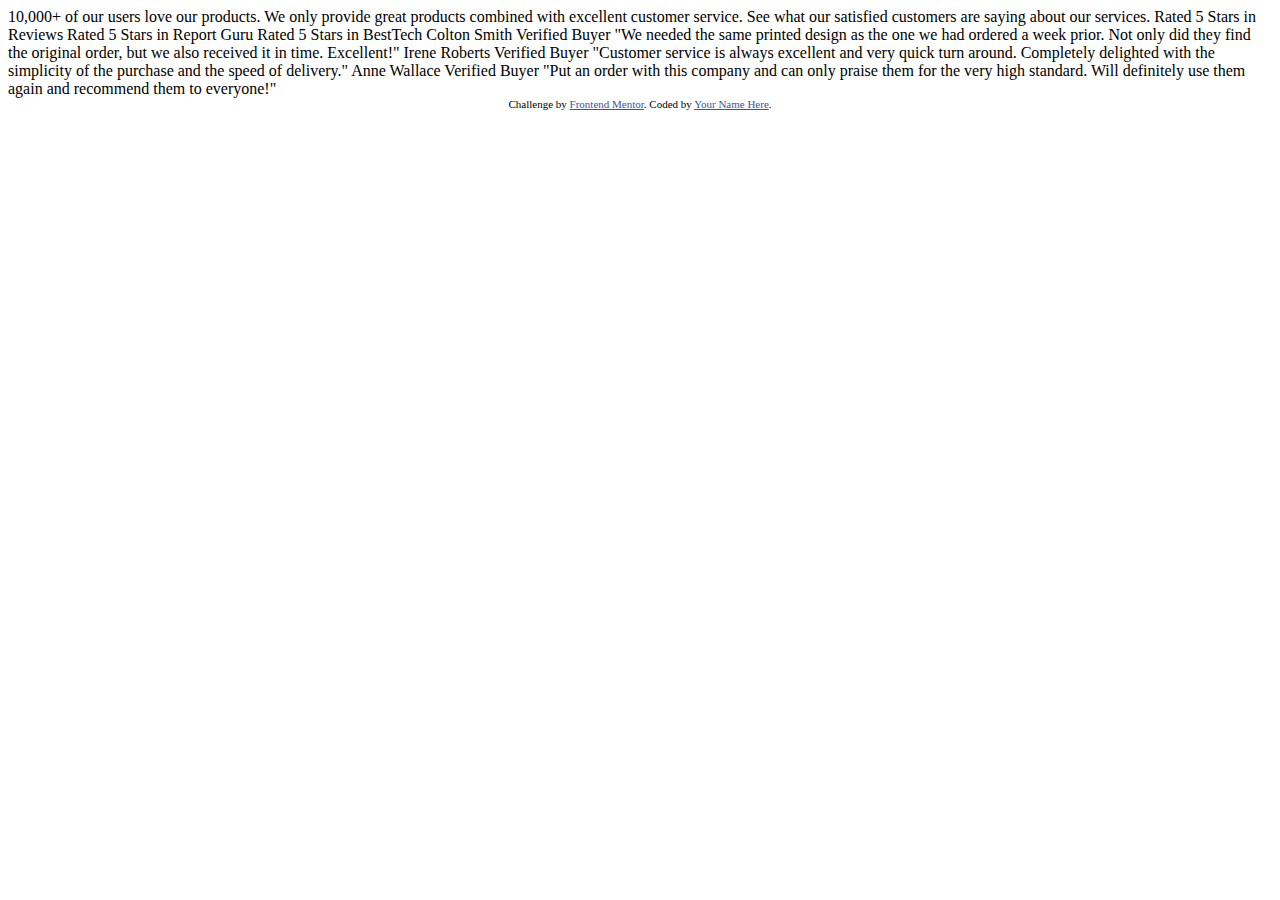
<file: 8. social-proof-section-master/index.html>
<!DOCTYPE html>
<html lang="en">
  <head>
    <meta charset="UTF-8" />
    <meta name="viewport" content="width=device-width, initial-scale=1.0" />
    <!-- displays site properly based on user's device -->

    <link
      rel="icon"
      type="image/png"
      sizes="32x32"
      href="./images/favicon-32x32.png"
    />

    <title>Frontend Mentor | Social proof section</title>

    <!-- Feel free to remove these styles or customise in your own stylesheet 👍 -->
    <style>
      .attribution {
        font-size: 11px;
        text-align: center;
      }
      .attribution a {
        color: hsl(228, 45%, 44%);
      }
    </style>
  </head>
  <body>
    10,000+ of our users love our products.

    We only provide great products combined with excellent customer service.
    See what our satisfied customers are saying about our services.
    
    Rated 5 Stars in Reviews
    Rated 5 Stars in Report Guru
    Rated 5 Stars in BestTech
    
    Colton Smith 
    Verified Buyer
    "We needed the same printed design as the one we had ordered a week prior.
    Not only did they find the original order, but we also received it in time.
    Excellent!"
    
    Irene Roberts 
    Verified Buyer
    "Customer service is always excellent and very quick turn around. Completely
    delighted with the simplicity of the purchase and the speed of delivery."
    
    Anne Wallace 
    Verified Buyer
    "Put an order with this company and can only praise them for the very high
    standard. Will definitely use them again and recommend them to everyone!"

    <div class="attribution">
      Challenge by
      <a href="https://www.frontendmentor.io?ref=challenge" target="_blank"
        >Frontend Mentor</a
      >. Coded by <a href="#">Your Name Here</a>.
    </div>
  </body>
</html>
</file>
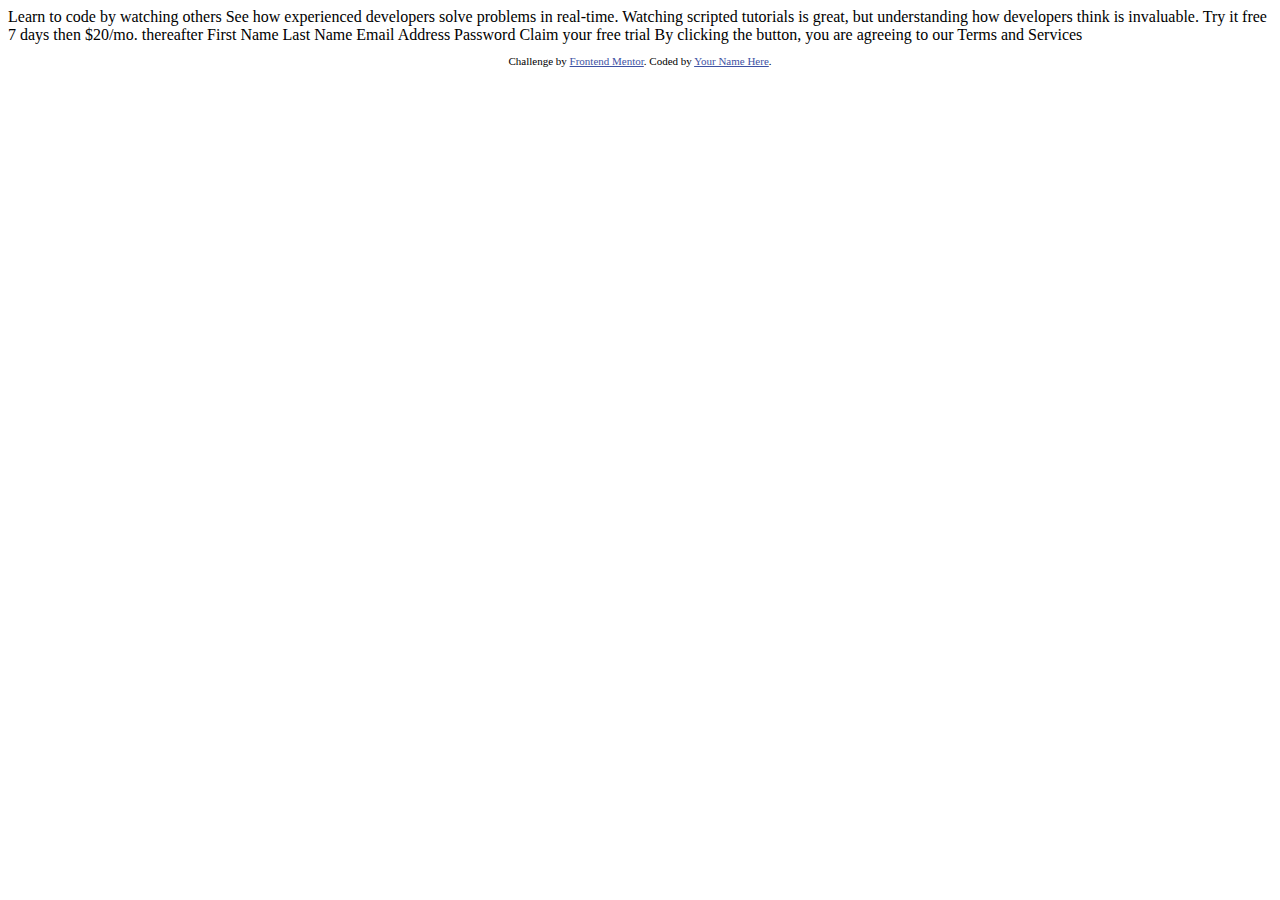
<file: 9. intro-component-with-signup-form-master/index.html>
<!DOCTYPE html>
<html lang="en">
<head>
  <meta charset="UTF-8">
  <meta name="viewport" content="width=device-width, initial-scale=1.0"> <!-- displays site properly based on user's device -->

  <link rel="icon" type="image/png" sizes="32x32" href="./images/favicon-32x32.png">
  
  <title>Frontend Mentor | Intro component with sign up form</title>

  <!-- Feel free to remove these styles or customise in your own stylesheet 👍 -->
  <style>
    .attribution { font-size: 11px; text-align: center; }
    .attribution a { color: hsl(228, 45%, 44%); }
  </style>
</head>
<body>

  Learn to code by watching others

  See how experienced developers solve problems in real-time. Watching scripted tutorials is great, 
  but understanding how developers think is invaluable. 

  Try it free 7 days then $20/mo. thereafter

  First Name 
  Last Name 
  Email Address
  Password

  Claim your free trial 

  By clicking the button, you are agreeing to our Terms and Services
  
  <footer>
    <p class="attribution">
      Challenge by <a href="https://www.frontendmentor.io?ref=challenge" target="_blank">Frontend Mentor</a>. 
      Coded by <a href="#">Your Name Here</a>.
    </p>
  </footer>
</body>
</html>
</file>
<file: 1. stats-preview-card-component/global.css>
@import url('https://fonts.googleapis.com/css2?family=Inter:wght@400;700&family=Lexend+Deca&display=swap');

:root {
    /* Primary Color */
    --main-bg: hsl(233, 47%, 7%);
    --card-bg: hsl(244, 38%, 16%);
    --soft-violet: hsl(277, 64%, 61%);

    /* Neutral */
    --main-heading-white: hsl(0, 0%, 100%);
    --main-paragraph: hsla(0, 0%, 100%, 0.75);
    --stat-headings: hsla(0, 0%, 100%, 0.6);
}

*, ::before, ::after {
    box-sizing: border-box;
    margin: 0;
    padding: 0;
}

body {
    font-size: 15px;
    background-color: var(--main-bg);
    color: var(--main-heading-white);
    padding: 10vh 8vw;
    font-family: 'Inter';
}

/* Mobile First Development */
.container-card {
    background-color: var(--card-bg);
    width: 100%;
    height: 100%;
    display: flex;
    flex-direction: column;
    border-radius: 10px;
    overflow: hidden;
}

.left-col {
    padding: 2rem;
    order: 2;
    text-align: center;
}

.left-col h1 {
    font-size: 1.8em;
    margin-bottom: .6em;
}

.left-col h1 span {
    color: var(--soft-violet);
}

.left-col p {
    font-size: .95em;
    line-height: 1.6em;
    margin-bottom: 35px;
}

.footer-card > div {
    margin-top: 20px;
}
.companies span, .templates span, .queries span {
    text-transform: uppercase;
    font-size: .55rem;
    letter-spacing: .2em;
}

.right-col {
    background-image: url('./asset/images/image-header-desktop.jpg');
    background-position: center;
    width: 100%;
    height: 250px;
    background-size: cover;
    background-repeat: no-repeat;
    order: 1;
    position: relative;
    overflow: hidden;
}
.right-col::before {
    content: '';
    width: 100%;
    height: 420px;
    position: absolute;
    background-color: hsl(277deg 62% 50% / 51%);
}

/*  Start Desktop */
@media only screen and (min-width: 850px) {
    body {
        display: grid;
        place-items: center;
        padding: 24vh 5vh;
    }
    .container-card {
        flex-direction: row;
        max-height: 400px;
        max-width: 1100px;
        overflow: hidden;
    }
    .left-col {
        order: 1;
        flex-basis: 50%;
        text-align: left;
        padding: 3.5rem;
    }
    .left-col h1 {
        margin-bottom: 30px;
        font-size: 2.2rem;
    }
    .left-col p {
        font-size: .9rem;
        width: 80%;
        line-height: 1.8em;
    }
    .companies, .templates, .queries {
        margin-right: 65px;
    }
    .right-col {
        order: 2;
        flex-basis: 50%;
        height: 420px;
    }
    .footer-card {
        display: flex;
    }
}
</file>
<file: 11. sunnyside-agency-landing-page-main/style/global.css>
@import url("https://fonts.googleapis.com/css2?family=Barlow:wght@600&family=Fraunces:wght@700;900&display=swap");
* {
  margin: 0;
  padding: 0;
  -webkit-box-sizing: border-box;
          box-sizing: border-box;
}

.container {
  max-width: 1440px;
  padding: 0 50px;
  margin: auto;
}

.container-mb {
  padding: 0 20px;
}

body {
  font-family: "Barlow", sans-serif;
  font-size: 18px;
}
/*# sourceMappingURL=global.css.map */
</file>
<file: 11. sunnyside-agency-landing-page-main/style/landing.css>
nav {
  position: absolute;
  top: 0;
  right: 0;
  left: 0;
  height: 10vh;
  display: -webkit-box;
  display: -ms-flexbox;
  display: flex;
  -webkit-box-pack: justify;
      -ms-flex-pack: justify;
          justify-content: space-between;
  -webkit-box-align: center;
      -ms-flex-align: center;
          align-items: center;
  padding: 0 20px;
}

nav img {
  width: 124px;
  height: 24px;
}

nav ul {
  display: none;
}

.hero {
  height: 100vh;
  background-image: url("../images/mobile/image-header.jpg");
  background-size: cover;
  background-repeat: no-repeat;
  background-position-x: center;
}

.hero .hero-wrap {
  margin: auto;
  width: 70%;
  display: -webkit-box;
  display: -ms-flexbox;
  display: flex;
  -webkit-box-orient: vertical;
  -webkit-box-direction: normal;
      -ms-flex-direction: column;
          flex-direction: column;
  -webkit-box-pack: center;
      -ms-flex-pack: center;
          justify-content: center;
  -webkit-box-align: center;
      -ms-flex-align: center;
          align-items: center;
  padding-top: 20vh;
}

.hero .hero-wrap h1 {
  color: white;
  font-size: 2.563rem;
  text-transform: uppercase;
  text-align: center;
  font-family: "Fraunces";
}

.hero .hero-wrap img {
  width: 36px;
  height: 114px;
  margin-top: 58px;
  -webkit-animation: arrow 1s infinite;
          animation: arrow 1s infinite;
}

@-webkit-keyframes arrow {
  0% {
    margin-top: 50px;
  }
  50% {
    margin-top: 70px;
  }
  100% {
    margin-top: 50px;
  }
}

@keyframes arrow {
  0% {
    margin-top: 50px;
  }
  50% {
    margin-top: 70px;
  }
  100% {
    margin-top: 50px;
  }
}
/*# sourceMappingURL=landing.css.map */
</file>
<file: 2. 3-column-preview-card-component-main/css/global.css>
@import url('https://fonts.googleapis.com/css2?family=Big+Shoulders+Display:wght@700&family=Lexend+Deca&display=swap');

:root {
    /* Primary Color */
    --bright-orange: hsl(31, 77%, 52%);
    --dark-cyan: hsl(184, 100%, 22%);
    --very-dark-cyan: hsl(179, 100%, 13%);

    /* Secondary Color */
    --paragraph: hsla(0, 0%, 100%, 0.75);
    --light-gray: hsl(0, 0%, 95%);
}

*, ::before, ::after {
    box-sizing: border-box;
    margin: 0;
    padding: 0;
}

body {
    font-family: 'Lexend Deca', sans-serif;
    font-size: 15px;
    background-color: var(--light-gray);
    padding: 4em 1.5em;
    display: flex;
    align-items: center;
    justify-content: center;
    min-height: 100vh;
    flex-direction: column;
}

.container {
    height: 100%;
    max-width: 90vw;
    display: flex;
    flex-direction: column;
    color: white;
    border-radius: 10px;
    overflow: hidden;
}
.container > div {
    padding: 3rem 3rem;
}

.sedan {
    background-color: var(--bright-orange);
}

.suv {
    background: var(--dark-cyan);
}

.luxury {
    background: var(--very-dark-cyan);
}

.title {
    font-family: 'Big Shoulders Display', serif;
    font-size: 2.3rem;
    font-weight: 700;
    text-transform: uppercase;
    margin: 2rem 0 2rem 0;
}

.txt {
    font-size: 1rem;
    line-height: 2em;
    margin-bottom: 2em;
}

button {
    padding: .9rem 2rem;
    background: var(--light-gray);
    text-decoration: none;
    border: none;
    outline: none;
    border-radius: 2em;
    cursor: pointer;
    font-family: 'Lexend Deca';
    font-size: 0.95rem;
    font-weight: 400;
    border: 2px solid var(--light-gray);
    transition: 200ms;
}

button:hover {
    background: none;
    color: white !important;
}

.sedan button {
    color: var(--bright-orange);
}
.suv button {
    color: var(--dark-cyan);
}
.luxury button {
    color: var(--very-dark-cyan);
}

@media only screen and (min-width: 1040px) {
    .container {
        flex-direction: row;
        max-width: 1200px;
    }
    .container > div {
        width: 355px;
    }
    .title {
        font-size: 2.5rem;
    }
    .txt {
        margin-bottom: 100px;
        width: 90%;
    }
}
</file>
<file: 3. profile-card-component-main/css/main.css>
@import url('https://fonts.googleapis.com/css2?family=Kumbh+Sans:wght@400;700&display=swap');

:root {
    --dark-cyan: hsl(185, 75%, 39%);
    --very-dark: hsl(229, 23%, 23%);
    --grayish-blue: hsl(227, 10%, 46%);
    --dark-gray: hsl(0, 0%, 59%);
    --border: hsla(0, 0%, 59%, 0.26);
    --shadow: hsla(185, 58%, 25%, 0.342);
}

*, ::before, ::after {
    box-sizing: border-box;
    margin: 0;
    padding: 0;
}

body {
    font-size: 18px;
    display: flex;
    justify-content: center;
    align-items: center;
    flex-direction: column;
    min-height: 100vh;
    gap: 20px;
    font-family: 'Kumbh Sans', sans-serif;
    background-color: var(--dark-cyan);
    overflow: hidden;
}

.img-top {
    position: absolute;
    z-index: -99;
    width: 60%;
    top: -70%;
    left: -13%;
}
.img-bottom {
    position: absolute;
    z-index: -99;
    width: 60%;
    bottom: -70%;
    right: -12%;
}

main {
    width: 455px;
    min-height: 465px;
    overflow: hidden;
    margin-right: auto;
    margin-left: auto;
    border-radius: 20px;
    background-color: white;
    box-shadow: 15px 15px 25px var(--shadow);
    z-index: 999;
    position: relative;
}

/* Top */
.top {
    height: 190px;
    width: 100%;
    display: flex;
    justify-content: center;
    position: relative;
    background-image: url('../images/bg-pattern-card.svg');
    background-size: cover;
    background-repeat: no-repeat;
    background-position: center;
}
.image__bg {
    background-color: white;
    width: 135px;
    height: 135px;
    bottom: -67.5px;
    border-radius: 100%;
    display: grid;
    place-items: center;
    position: absolute;
}
.img__profile {
    border-radius: 50%;
    width: 125px;
    height: 125px;
}

/* Bottom */
.bottom {
    display: flex;
    flex-direction: column;
    justify-content: center;
    align-items: center;
    padding-top: 6rem;
    position: relative;
}
.name__section {
    display: flex;
    align-items: center;
    width: 11.3rem;
    justify-content: space-between;
}
.name__section h2 {
    color: var(--very-dark);
    font-size: 1.5rem;
}
.name__section p {
    font-size: 1.5rem;
    color: var(--dark-gray);
}
p.city {
    font-size: 1.2rem;
    color: var(--dark-gray);
    margin: 1rem 0 1.94rem 0;
}

/* Social Media */
.social__media {
    display: flex;
    justify-content: space-around;
    width: 100%;
    padding: 2rem;
    border-top: 1px solid var(--border);
}
.social__card {
    text-align: center;
}
.social__card h2 {
    color: var(--very-dark);
    text-transform: uppercase;
}
.social__card p {
    color: var(--dark-gray);
    font-size: .8rem;
    letter-spacing: .18em;
    padding-top: .2rem;
}

@media only screen and (max-width: 477px) {
    main {
        width: 345px;
        min-height: 200px;
    }

    .img-top, .img-bottom {
        display: none;
    }
    
    /* Top */
    .top {
        height: 130px;
    }
    .image__bg {
        background-color: white;
        width: 100px;
        height: 100px;
        bottom: -50px;
    }
    .img__profile {
        border-radius: 50%;
        width: 90px;
        height: 90px;
    }
    
    /* Bottom */
    .bottom {
        padding-top: 4.5rem;
    }
    .name__section {
        width: 9.5rem;
    }
    .name__section h2, .name__section p {
        font-size: 1.3rem;
    }
    p.city {
        font-size: .9rem;
        margin: .8rem 0 1.94rem 0;
    }
    
    /* Social Media */
    .social__media {
        padding: 2rem;
    }
    .social__card {
        text-align: center;
    }
    .social__card h2 {
        text-transform: uppercase;
        font-size: 1.3rem;
    }
    .social__card p {
        font-size: .7rem;
        letter-spacing: .12em;
        padding-top: .3rem;
    }
}
</file>
<file: 4. faq-accordion-card-main/style.css>
@import url('https://fonts.googleapis.com/css2?family=Kumbh+Sans&display=swap');

:root {
    --text-blue: hsl(238, 29%, 16%);
    --text-dkblue: hsl(240, 6%, 50%);
    --text-vdkblue: hsl(237, 12%, 33%);
    --text-red: hsl(14, 88%, 65%);
    --gradient-violet: hsl(273, 75%, 66%);
    --gradient-blue: hsl(240, 73%, 65%);
    --divider-blue: hsl(240, 5%, 91%);
    --shadow: hsla(238, 29%, 16%, 0.322);
}

*, *::before, *::after {
    box-sizing: border-box;
    margin: 0;
    padding: 0;
}

body {
    box-sizing: border-box;
    font-family: 'Kumbh Sans', sans-serif;
    background-image: linear-gradient(var(--gradient-violet),var(--gradient-blue));
    min-height: 100vh;
    width: 100%;
    display: flex;
    flex-direction: column;
    justify-content: center;
    align-items: center;
    padding: 10rem 2rem;
}

.card {
    background-color: white;
    border-radius: 15px;
    width: 20rem;
    height: auto;
    background-image: url('./images/bg-pattern-mobile.svg');
    background-repeat: no-repeat;
    background-size: max(240px);
    background-position: center 0%;
    position: relative;
    box-shadow: 0 28px 21px var(--shadow);
}

.card__box {
    display: block;
    position: absolute;
    top: -54px;
    max-width: 120px;
    left: 20px;
    z-index: 1;
}

.card__image {
    display: flex;
    justify-content: center;
}

.card__image img {
    width: 100%;
    height: auto;
    max-width: 15rem;
    top: -110px;
    position: absolute;
}

.card__content {
    padding: 8rem 1.8rem 1.8rem;
}

.card__content h2 {
    text-align: center;
    font-size: 2rem;
}

.accordion {
    margin-top: 1rem;
}
.accordion__item {
    padding: 1rem 0;
    border-bottom: 1px solid var(--divider-blue);
    cursor: pointer;
}
.accordion__question {
    position: relative;
    cursor: pointer;
    padding: .4rem 0;
    display: flex;
    justify-content: space-between;
    align-items: center;
}
.accordion__question p {
    font-size: .75rem;
}
.accordion__question:hover {
    color: var(--text-red);
}

.accordion__collapse {
    display: block;
    overflow: hidden;
    height: 0px;
    transition: 300ms;
}
.accordion__content {
    padding: .7rem 0;
    font-size: .7rem;
    line-height: 1.5em;
    width: 90%;
}
.accordion__item.active .accordion__collapse {
    height: auto;
}
.accordion__item.active .accordion__question p {
    font-weight: 600;
}
.accordion__item.active .accordion__question svg {
    transform: rotate(180deg);
}


@media (min-width: 550px) {
    .card {
        width: 30rem;
    }
    .card__box {
        left: 98px;
    }
}


@media (min-width: 56rem) {
    body {
        padding: unset;
    }
    .card {
        display: flex;
        background-image: url('./images/bg-pattern-desktop.svg');
        background-repeat: no-repeat;
        background-size: 45%;
        background-position: -13% center;
        position: relative;
        width: unset;
        max-width: 56rem;
    }

    img.card__box {
        display: block;
        position: absolute;
        top: 57%;
        left: 0;
        z-index: 1;
        transform: translateX(-48%) translateY(-48%);
    }
    
    .card__image, .card__content { 
        flex: 1;
    }

    .card__image {
        align-items: center;
        justify-content: unset;
        overflow: hidden;
        
    }

    .card__image img {
        max-width: 25rem;
        transform: translateX(-4rem);
        position: unset;
    }
    .card__content {
        padding-top: 2rem;
    }

    .attribution {
        margin-top: unset;
    }
    
}
</file>
<file: 5. four-card-feature-section-master/sass/index.css>
@import url("https://fonts.googleapis.com/css2?family=Poppins&display=swap");
*,
*::before,
*::after {
  -webkit-box-sizing: border-box;
          box-sizing: border-box;
  margin: 0;
  padding: 0;
}

body {
  font-size: 15px;
  font-family: "Poppins", sans-serif;
  display: -webkit-box;
  display: -ms-flexbox;
  display: flex;
  -webkit-box-pack: center;
      -ms-flex-pack: center;
          justify-content: center;
  -webkit-box-orient: vertical;
  -webkit-box-direction: normal;
      -ms-flex-direction: column;
          flex-direction: column;
  min-height: 100vh;
  -webkit-box-align: center;
      -ms-flex-align: center;
          align-items: center;
  width: 100%;
  background-color: #fafafa;
}

main {
  width: 100%;
  padding: 6rem 2rem;
}

main header {
  text-align: center;
  color: #4c4e61;
  margin-bottom: 4rem;
}

main header h1 {
  font-size: 1.4rem;
  font-weight: 400;
}

main header p {
  width: 90%;
  margin: auto;
  color: #a3a5ae;
  font-size: 0.85rem;
  margin-top: 1em;
}

@media (min-width: 768px) {
  main header p {
    max-width: 50%;
  }
}

@media (min-width: 992px) {
  main header p {
    max-width: 40%;
  }
}

main .content {
  position: relative;
  width: 100%;
  display: -webkit-box;
  display: -ms-flexbox;
  display: flex;
  -webkit-box-pack: center;
      -ms-flex-pack: center;
          justify-content: center;
  -webkit-box-align: center;
      -ms-flex-align: center;
          align-items: center;
  -webkit-box-orient: vertical;
  -webkit-box-direction: normal;
      -ms-flex-direction: column;
          flex-direction: column;
  gap: 1.5rem;
  margin: auto;
}

@media (min-width: 992px) {
  main .content {
    max-width: 1050px;
    -webkit-box-orient: horizontal;
    -webkit-box-direction: normal;
        -ms-flex-direction: row;
            flex-direction: row;
    -ms-flex-wrap: wrap;
        flex-wrap: wrap;
  }
}

@media (min-width: 1200px) {
  main .content {
    max-width: 100%;
  }
  main .content .container__card:nth-child(1) {
    top: 8rem;
  }
  main .content .container__card.container__card:nth-child(4) {
    -webkit-box-ordinal-group: 4;
        -ms-flex-order: 3;
            order: 3;
    top: 8rem;
  }
  main .content .container__card.container__card:nth-child(3) {
    -webkit-box-ordinal-group: 5;
        -ms-flex-order: 4;
            order: 4;
  }
}

main .content .container__card {
  background-color: white;
  margin: auto;
  -webkit-box-shadow: 4px 10px 16px rgba(126, 127, 129, 0.164);
          box-shadow: 4px 10px 16px rgba(126, 127, 129, 0.164);
  padding: 1.7rem 1.5rem 1.5rem;
  border-radius: 10px;
  overflow: hidden;
  color: #4c4e61;
  display: -webkit-box;
  display: -ms-flexbox;
  display: flex;
  -webkit-box-orient: vertical;
  -webkit-box-direction: normal;
      -ms-flex-direction: column;
          flex-direction: column;
  max-width: 350px;
}

@media (min-width: 768px) {
  main .content .container__card {
    width: 21rem;
  }
}

@media (min-width: 992px) {
  main .content .container__card {
    margin-right: 0;
    margin-left: 0;
  }
}

main .content .container__card p.title__card {
  font-weight: 600;
  font-size: 1.3rem;
  margin-bottom: 0.3em;
}

main .content .container__card p.content__card {
  color: #a3a5ae;
  font-size: 0.8rem;
  line-height: 1.8em;
  margin-bottom: 2rem;
  max-width: 90%;
}

main .content .container__card .icon__card {
  display: flex;
  display: -webkit-box;
  display: -ms-flexbox;
  -webkit-box-pack: end;
          justify-content: end;
  -ms-flex-pack: end;
}

main .content .container__card:nth-child(1),
main .content .container__card:nth-child(2),
main .content .container__card:nth-child(3),
main .content .container__card:nth-child(4) {
  position: relative;
}

main .content .container__card:nth-child(1)::before {
  position: absolute;
  content: "";
  top: 0;
  left: 0;
  background-color: #45d3d3;
  width: 100%;
  height: 5px;
  border-top-left-radius: 10px;
  border-top-right-radius: 10px;
}

main .content .container__card:nth-child(2)::before {
  position: absolute;
  content: "";
  top: 0;
  left: 0;
  background-color: #ea5353;
  width: 100%;
  height: 5px;
  border-top-left-radius: 10px;
  border-top-right-radius: 10px;
}

main .content .container__card:nth-child(3)::before {
  position: absolute;
  content: "";
  top: 0;
  left: 0;
  background-color: #fcaf4a;
  width: 100%;
  height: 5px;
  border-top-left-radius: 10px;
  border-top-right-radius: 10px;
}

main .content .container__card:nth-child(4)::before {
  position: absolute;
  content: "";
  top: 0;
  left: 0;
  background-color: #549ef2;
  width: 100%;
  height: 5px;
  border-top-left-radius: 10px;
  border-top-right-radius: 10px;
}

@media (min-width: 1200px) {
  main {
    max-width: 1300px;
  }
}
/*# sourceMappingURL=index.css.map */
</file>
<file: 6. single-price-grid-component-master/sass/index.css>
@import url("https://fonts.googleapis.com/css2?family=Karla&display=swap");
*,
*::before,
*::after {
  margin: 0;
  padding: 0;
  -webkit-box-sizing: border-box;
          box-sizing: border-box;
}

html {
  scroll-behavior: smooth;
}

body {
  font-family: "Karla", sans-serif;
  background-color: #e5eff5;
}

main {
  width: 100%;
  min-height: 100vh;
  display: -webkit-box;
  display: -ms-flexbox;
  display: flex;
  -webkit-box-pack: center;
      -ms-flex-pack: center;
          justify-content: center;
  -webkit-box-align: center;
      -ms-flex-align: center;
          align-items: center;
  -webkit-box-orient: vertical;
  -webkit-box-direction: normal;
      -ms-flex-direction: column;
          flex-direction: column;
  padding: 5rem 0;
}

@media (min-width: 768px) {
  main {
    padding: 0 2rem;
  }
}

.container__card {
  margin: auto;
  max-width: 310px;
  border-radius: 7px;
  overflow: hidden;
}

.container__card .content,
.container__card .price,
.container__card .why {
  padding: 1.5rem;
}

.container__card .title {
  color: white;
  font-size: 1.1rem;
  font-weight: 400;
}

.container__card .content {
  background-color: white;
}

.container__card .content h1 {
  font-size: 1.2rem;
  color: #2ab2af;
}

.container__card .content p {
  color: #c0df34;
  font-weight: 400;
  font-size: 0.9rem;
  letter-spacing: 0.03em;
  margin-top: 1.5em;
  margin-bottom: 1.3em;
  line-height: 1.3em;
}

.container__card .content span {
  font-size: 0.85rem;
  color: #98a6bd;
  line-height: 1.7em;
}

.container__card .price {
  background-color: #2ab2af;
  color: white;
}

.container__card .price .price__month {
  font-size: 0.9rem;
  display: -webkit-box;
  display: -ms-flexbox;
  display: flex;
  -webkit-box-align: center;
      -ms-flex-align: center;
          align-items: center;
  gap: 0.7em;
  margin-top: 1.3em;
  margin-bottom: 0.5em;
}

.container__card .price .price__month span {
  font-size: 1.8rem;
  font-weight: 600;
}

.container__card .price .price__content {
  margin-bottom: 2rem;
}

.container__card .price a {
  width: 100%;
  background-color: #c0df34;
  color: white;
  display: block;
  text-align: center;
  font-size: 0.9rem;
  text-decoration: none;
  padding: 1.1em 0;
  border-radius: 7px;
  -webkit-box-shadow: 2px 6px 16px rgba(33, 125, 123, 0.418);
          box-shadow: 2px 6px 16px rgba(33, 125, 123, 0.418);
}

.container__card .why {
  background-color: #4bbebc;
  color: white;
}

.container__card .why p {
  font-size: 0.85rem;
  margin-top: 1.7em;
  line-height: 1.5em;
  width: 70%;
  margin-bottom: 0.7rem;
}

@media (min-width: 768px) {
  .container__card {
    display: -webkit-box;
    display: -ms-flexbox;
    display: flex;
    max-width: 650px;
    -ms-flex-wrap: wrap;
        flex-wrap: wrap;
  }
  .container__card .content,
  .container__card .price,
  .container__card .why {
    padding: 2.3rem;
  }
  .container__card .content {
    -ms-flex-preferred-size: 100%;
        flex-basis: 100%;
  }
  .container__card .price,
  .container__card .why {
    -ms-flex-preferred-size: 50%;
        flex-basis: 50%;
  }
}
/*# sourceMappingURL=index.css.map */
</file>
<file: 7. article-preview-component-master/sass/index.css>
@import url("https://fonts.googleapis.com/css2?family=Manrope:wght@500;700&display=swap");
*,
*::before,
*::after {
  -webkit-box-sizing: border-box;
          box-sizing: border-box;
  margin: 0;
  padding: 0;
}

body {
  font-family: "Manrope", sans-serif;
  display: -webkit-box;
  display: -ms-flexbox;
  display: flex;
  -webkit-box-pack: center;
      -ms-flex-pack: center;
          justify-content: center;
  -webkit-box-align: center;
      -ms-flex-align: center;
          align-items: center;
  -webkit-box-orient: vertical;
  -webkit-box-direction: normal;
      -ms-flex-direction: column;
          flex-direction: column;
  background-color: #ecf2f8;
  padding: 2rem;
  height: 100vh;
}

main {
  max-width: 32.7rem;
}

main .hero__img {
  width: 100%;
  background: url("../images/drawers.jpg");
  height: 15rem;
  background-size: cover;
  background-position: center;
  border-radius: 10px 10px 0 0;
}

@media (min-width: 768px) {
  main {
    max-width: 45rem;
    display: -webkit-box;
    display: -ms-flexbox;
    display: flex;
  }
  main .hero__img {
    width: 45rem;
    height: 100%;
    border-radius: 10px 0 0 10px;
  }
}

section {
  background-color: white;
  border-radius: 0 0 10px 10px;
}

section .content {
  padding: 2rem 2rem 1rem 2rem;
}

section .content h1 {
  font-size: 0.95rem;
  line-height: 1.7em;
  color: #48556a;
  padding-bottom: 1.2em;
}

@media (min-width: 768px) {
  section .content h1 {
    font-size: 1.3rem;
    line-height: unset;
    padding-bottom: 0.5em;
  }
}

section .content p {
  font-size: 0.8rem;
  line-height: 1.8em;
  color: #6d7f97;
}

@media (min-width: 768px) {
  section .content {
    padding-bottom: 0.7rem;
  }
}

section footer {
  display: -webkit-box;
  display: -ms-flexbox;
  display: flex;
  -webkit-box-align: center;
      -ms-flex-align: center;
          align-items: center;
  -webkit-box-pack: justify;
      -ms-flex-pack: justify;
          justify-content: space-between;
  position: relative;
  padding: 1.1rem 2rem;
}

section footer .author {
  display: -webkit-box;
  display: -ms-flexbox;
  display: flex;
  -webkit-box-align: center;
      -ms-flex-align: center;
          align-items: center;
}

section footer .author img {
  width: 3rem;
  height: 3rem;
  border-radius: 50%;
}

@media (min-width: 768px) {
  section footer .author img {
    width: 2.5rem;
    height: 2.5rem;
  }
}

section footer .author .about {
  padding-left: 0.7rem;
}

section footer .author .about h2 {
  font-size: 0.9rem;
  color: #48556a;
}

section footer .author .about time {
  font-size: 0.8rem;
  color: #9eafc2;
}

@media (min-width: 768px) {
  section footer .author .about h2 {
    font-size: 0.8rem;
  }
  section footer .author .about time {
    font-size: 0.7rem;
  }
}

section footer .arrow {
  background: #ecf2f8;
  border-radius: 100%;
  cursor: pointer;
  z-index: 999;
  height: 2.5rem;
  width: 2.5rem;
  display: -ms-grid;
  display: grid;
  place-items: center;
}

section footer .arrow:hover {
  background-color: #9eafc2;
}

section footer .arrow:hover img {
  -webkit-filter: brightness(100);
          filter: brightness(100);
}

@media (min-width: 768px) {
  section footer .arrow {
    height: 2rem;
    width: 2rem;
  }
}

section footer .share {
  position: absolute;
  width: 100%;
  background-color: #48556a;
  left: 0;
  bottom: 0;
  top: 0;
  right: 0;
  display: -webkit-box;
  display: -ms-flexbox;
  display: flex;
  -ms-flex-wrap: wrap;
      flex-wrap: wrap;
  -webkit-box-align: center;
      -ms-flex-align: center;
          align-items: center;
  padding-left: 2rem;
  opacity: 0;
  -webkit-transition: all 200ms;
  transition: all 200ms;
  border-radius: 0 0 10px 10px;
}

section footer .share p {
  color: white;
  font-size: 0.8rem;
  letter-spacing: 0.5em;
}

section footer .share img {
  width: 1.5rem;
  height: 1.5rem;
  margin-left: 0.8rem;
}

@media (min-width: 768px) {
  section footer .share {
    padding-left: 1rem;
    padding-right: 1rem;
    border-radius: 10px;
    height: 4rem;
    width: auto;
    right: -3.5rem;
    left: unset;
    bottom: 4.5rem;
    top: unset;
  }
  section footer .share::before {
    background-color: #48556a;
    width: 1rem;
    height: 1rem;
    bottom: -0.5rem;
    left: 6.4rem;
    position: absolute;
    content: "";
    -webkit-transform: rotate(45deg);
            transform: rotate(45deg);
  }
  section footer .share img {
    cursor: pointer;
  }
  section footer .share img:hover {
    -webkit-transform: translateY(-2px);
            transform: translateY(-2px);
  }
}

section footer .show {
  opacity: 1;
}

@media (min-width: 768px) {
  section {
    border-radius: 0 10px 10px 0;
  }
}
/*# sourceMappingURL=index.css.map */
</file>
